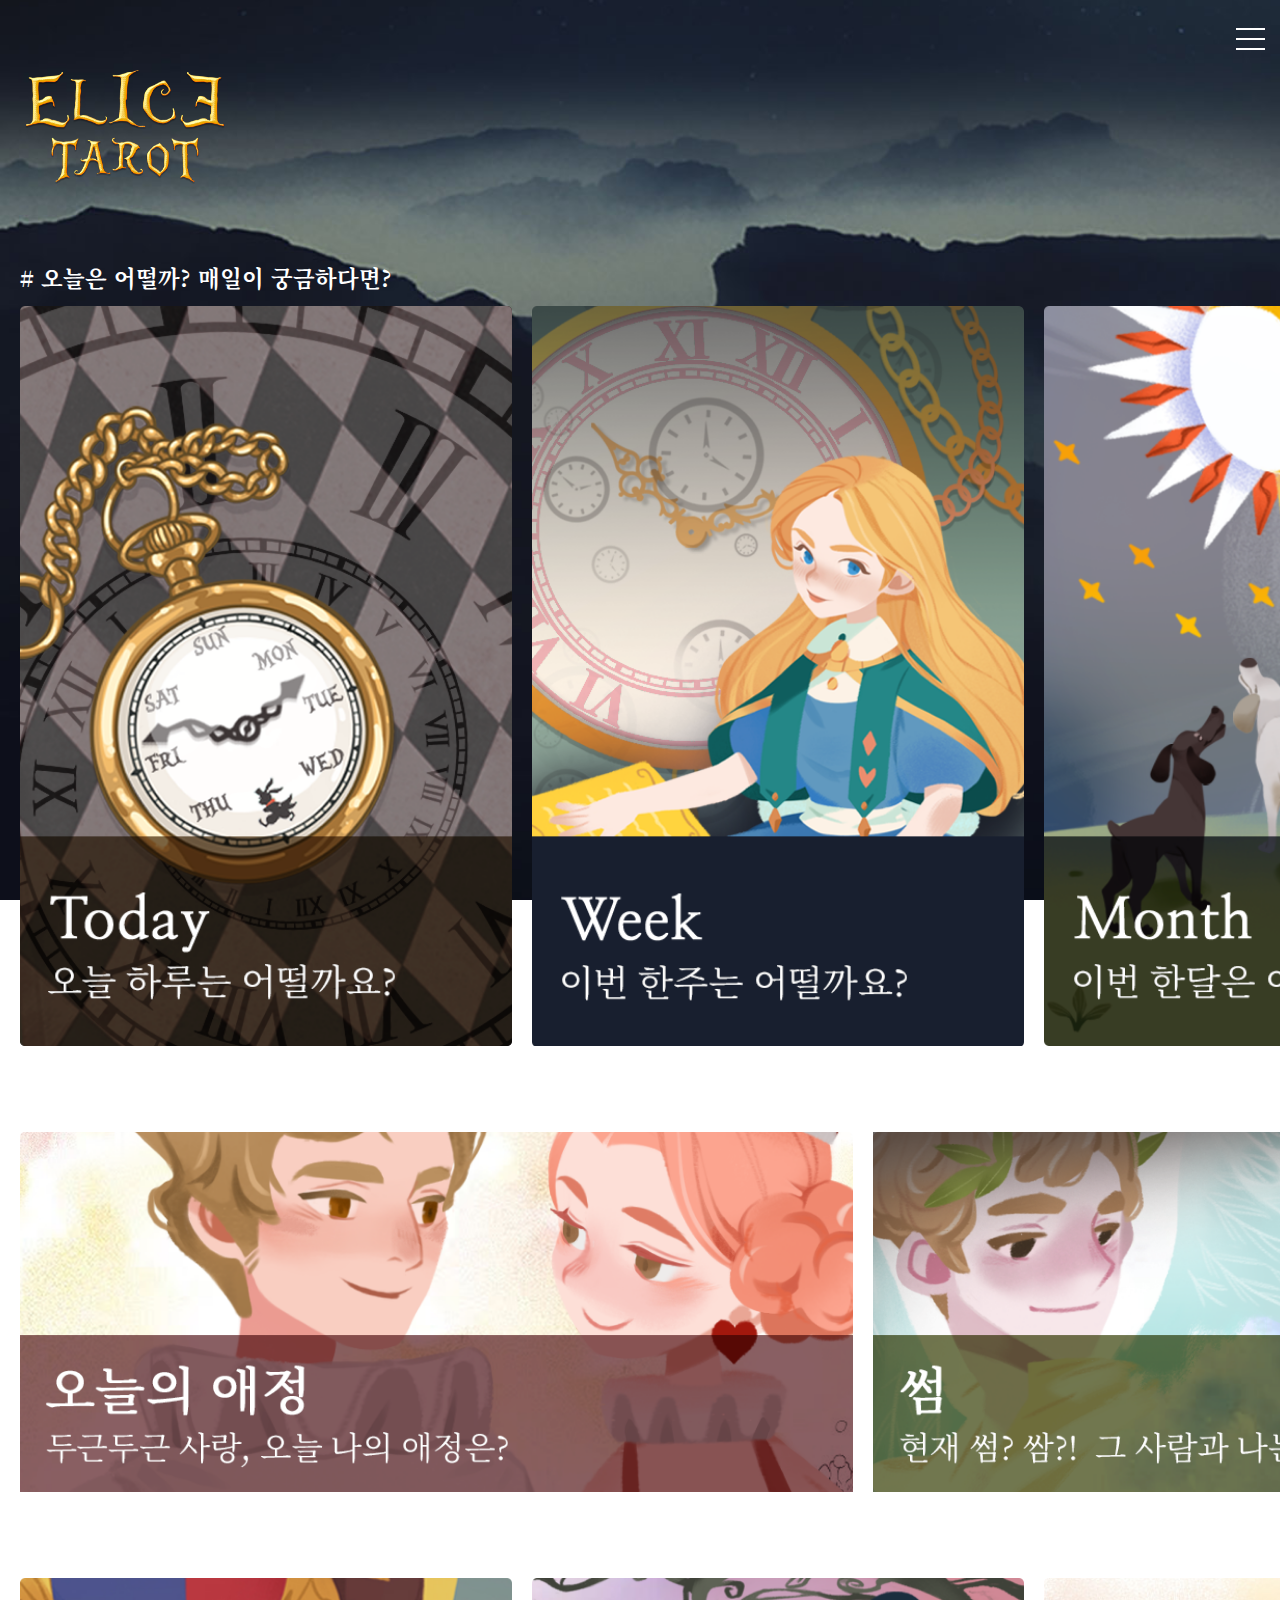
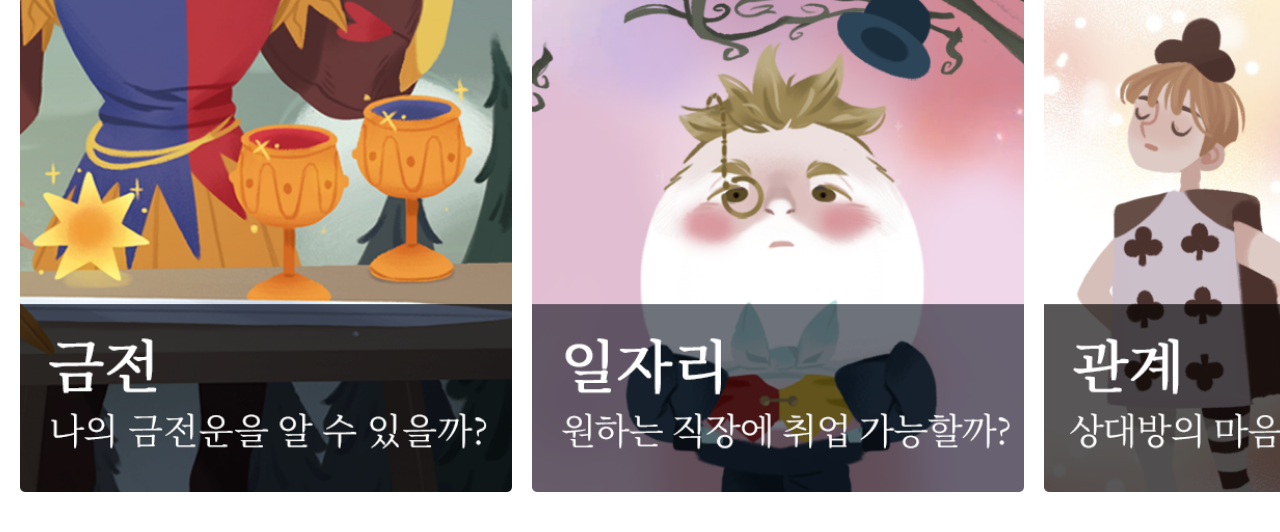
<file: index.html>
<!DOCTYPE html>
<html lang="ko">
	<head>
		<meta charset="UTF-8" />
		<meta http-equiv="X-UA-Compatible" content="IE=edge" />
		<meta
			name="viewport"
			id="viewport"
			content="width=512, user-scalable=no, minimal-ui, target-densitydpi=device-dpi"
		/>
		<link rel="stylesheet" href="./css/swiper-bundle.min.css" />
		<link rel="stylesheet" href="./css/main.min.css" />
		<script defer src="./js/swiper-bundle.min.js"></script>
		<script defer src="./js/main.js"></script>
		<title>앨리스타로 | 메인페이지</title>
	</head>
	<body>
		<header id="header" class="header">
			<div class="navWrap">
				<nav class="nav">
					<ul class="nav_listWrap">
						<li class="nav_listWrap">
							<img
								src="./images/slidemenu_topimg.jpg"
								alt="앨리스타로 이미지"
								class="aliceBanner"
							/>
						</li>
						<!-- <li class="nav_listWrap_list"><a href="#" class="link">앨리스타로 목록</a></li> -->
						<!-- <li class="nav_listWrap_list"><a href="#" class="link">저장타로 결과 목록</a></li> -->
						<li class="nav_listWrap_list btnList">
							BGM<input
								type="button"
								id="bgmBtn"
								class="btn"
								onclick="javascript:bgmToggle();play();"
								value="ON"
							/>
							<audio src="./audio/bgm.ogg" id="audio_play"></audio>
						</li>
						<!-- <li class="nav_listWrap_list btnList dpNone">푸시알림<input type="button" id="pushBtn" class="btn" onclick="pushToggle()" value="ON" /></li> -->
						<li class="nav_listWrap_list">
							<a
								href="http://www.elicetarot.com/terms.html"
								target="_blank"
								class="link"
								>이용약관</a
							>
						</li>
						<li class="nav_listWrap_list">
							<a
								href="http://www.elicetarot.com/terms.html"
								target="_blank"
								class="link"
								>개인정보처리방침</a
							>
						</li>
						<li class="nav_listWrap_list">버전안내 1.0.6</li>
						<!-- <li class="nav_listWrap_list"><a href="#" class="link">회원탈퇴</a></li> -->
					</ul>
					<span class="copy">© 2021 ONOFF-lab. All right reserved.</span>
				</nav>
			</div>
			<div class="navIcon">
				<a href="#nav_open" title="메뉴열기" class="navIcon_lineWrap">
					<span class="line line01"></span>
					<span class="line line02"></span>
					<span class="line line03"></span>
				</a>
			</div>
			<div class="navBg"></div>
			<div class="header_logo">
				<img
					src="./images/main_top_logo.png"
					alt="앨리스타로 로고 이미지"
					class="header_logo_img"
				/>
			</div>
		</header>
		<div id="container" class="container">
			<section class="section main01">
				<h1 class="section_title"># 오늘은 어떨까? 매일이 궁금하다면?</h1>
				<div class="swiper mainTopSlider">
					<div class="swiper-wrapper">
						<div class="swiper-slide mainSlider slide01">
							<a href="./sub/cardSelect.html?id=1" class="taroLink">
								<img
									src="./images/tarotType_01.png"
									alt="오늘 하루는 어떨까요?"
									class="taroImg taro01"
								/>
							</a>
						</div>
						<div class="swiper-slide mainSlider slide02">
							<a href="./sub/cardSelect.html?id=2" class="taroLink">
								<img
									src="./images/tarotType_02.png"
									alt="이번 한주는 어떨까요?"
									class="taroImg taro02"
								/>
							</a>
						</div>
						<div class="swiper-slide mainSlider slide03">
							<a href="./sub/cardSelect.html?id=3" class="taroLink">
								<img
									src="./images/tarotType_03.png"
									alt="이번 한달은 어떨까요?"
									class="taroImg taro03"
								/>
							</a>
						</div>
					</div>
				</div>
			</section>
			<section class="section main02">
				<h1 class="section_title">
					# 두근두근 기대가 되는 삶 # 답답한 일이 있다면
				</h1>
				<div class="swiper mainMidSlider">
					<div class="swiper-wrapper">
						<div class="swiper-slide mainSlider slide04">
							<a href="./sub/cardSelect.html?id=4" class="taroLink">
								<img
									src="./images/tarotType_04.png"
									alt="두근두근 사랑,오늘 나의 애정은?"
									class="taroImg taro04"
								/>
							</a>
						</div>
						<div class="swiper-slide mainSlider slide05">
							<a href="./sub/cardSelect.html?id=5" class="taroLink">
								<img
									src="./images/tarotType_05.png"
									alt="현재 썸?쌈?! 그 사람과 나는 어떤 사이일까?"
									class="taroImg taro05"
								/>
							</a>
						</div>
						<div class="swiper-slide mainSlider slide06">
							<a href="./sub/cardSelect.html?id=6" class="taroLink">
								<img
									src="./images/tarotType_06.png"
									alt="내 애인의 속마음이 궁금하다!그것이 알고 싶다"
									class="taroImg taro06"
								/>
							</a>
						</div>
						<div class="swiper-slide mainSlider slide07">
							<a href="./sub/cardSelect.html?id=7" class="taroLink">
								<img
									src="./images/tarotType_07.png"
									alt="지금은 솔로,다가올 사랑이 온다면 어떤 연애를 할까?"
									class="taroImg taro07"
								/>
							</a>
						</div>
						<div class="swiper-slide mainSlider slide08">
							<a href="./sub/cardSelect.html?id=8" class="taroLink">
								<img
									src="./images/tarotType_08.png"
									alt="미안...우린 여기까지인가봐"
									class="taroImg taro08"
								/>
							</a>
						</div>
					</div>
				</div>
			</section>
			<section class="section main03">
				<h1 class="section_title"># 우리 같이 고민해요 # 앨리스 고민상담소</h1>
				<div class="swiper mainBottomSlider">
					<div class="swiper-wrapper">
						<div class="swiper-slide mainSlider slide09">
							<a href="./sub/cardSelect.html?id=9" class="taroLink">
								<img
									src="./images/tarotType_09.png"
									alt="나의 금전운을 알 수 있을까?"
									class="taroImg taro09"
								/>
							</a>
						</div>
						<div class="swiper-slide mainSlider slide10">
							<a href="./sub/cardSelect.html?id=10" class="taroLink">
								<img
									src="./images/tarotType_010.png"
									alt="원하는 직장에 취업 가능할까?"
									class="taroImg taro10"
								/>
							</a>
						</div>
						<div class="swiper-slide mainSlider slide11">
							<a href="./sub/cardSelect.html?id=11" class="taroLink">
								<img
									src="./images/tarotType_011.png"
									alt="상대방의 마음을 볼 수 있다면?"
									class="taroImg taro11"
								/>
							</a>
						</div>
						<div class="swiper-slide mainSlider slide12">
							<a href="./sub/cardSelect.html?id=12" class="taroLink">
								<img
									src="./images/tarotType_012.png"
									alt="나에게 운명같은 사랑이 올까?"
									class="taroImg taro12"
								/>
							</a>
						</div>
						<div class="swiper-slide mainSlider slide13">
							<a href="./sub/cardSelect.html?id=13" class="taroLink">
								<img
									src="./images/tarotType_013.png"
									alt="우리 헤어져?말아?"
									class="taroImg taro13"
								/>
							</a>
						</div>
						<div class="swiper-slide mainSlider slide14">
							<a href="./sub/cardSelect.html?id=14" class="taroLink">
								<img
									src="./images/tarotType_014.png"
									alt="어떻게 살아가야 하는 것인가?"
									class="taroImg taro14"
								/>
							</a>
						</div>
						<div class="swiper-slide mainSlider slide15">
							<a href="./sub/cardSelect.html?id=15" class="taroLink">
								<img
									src="./images/tarotType_015.png"
									alt="나는 과연 누구인가?"
									class="taroImg taro15"
								/>
							</a>
						</div>
					</div>
				</div>
			</section>
		</div>
	</body>
</html>
</file>
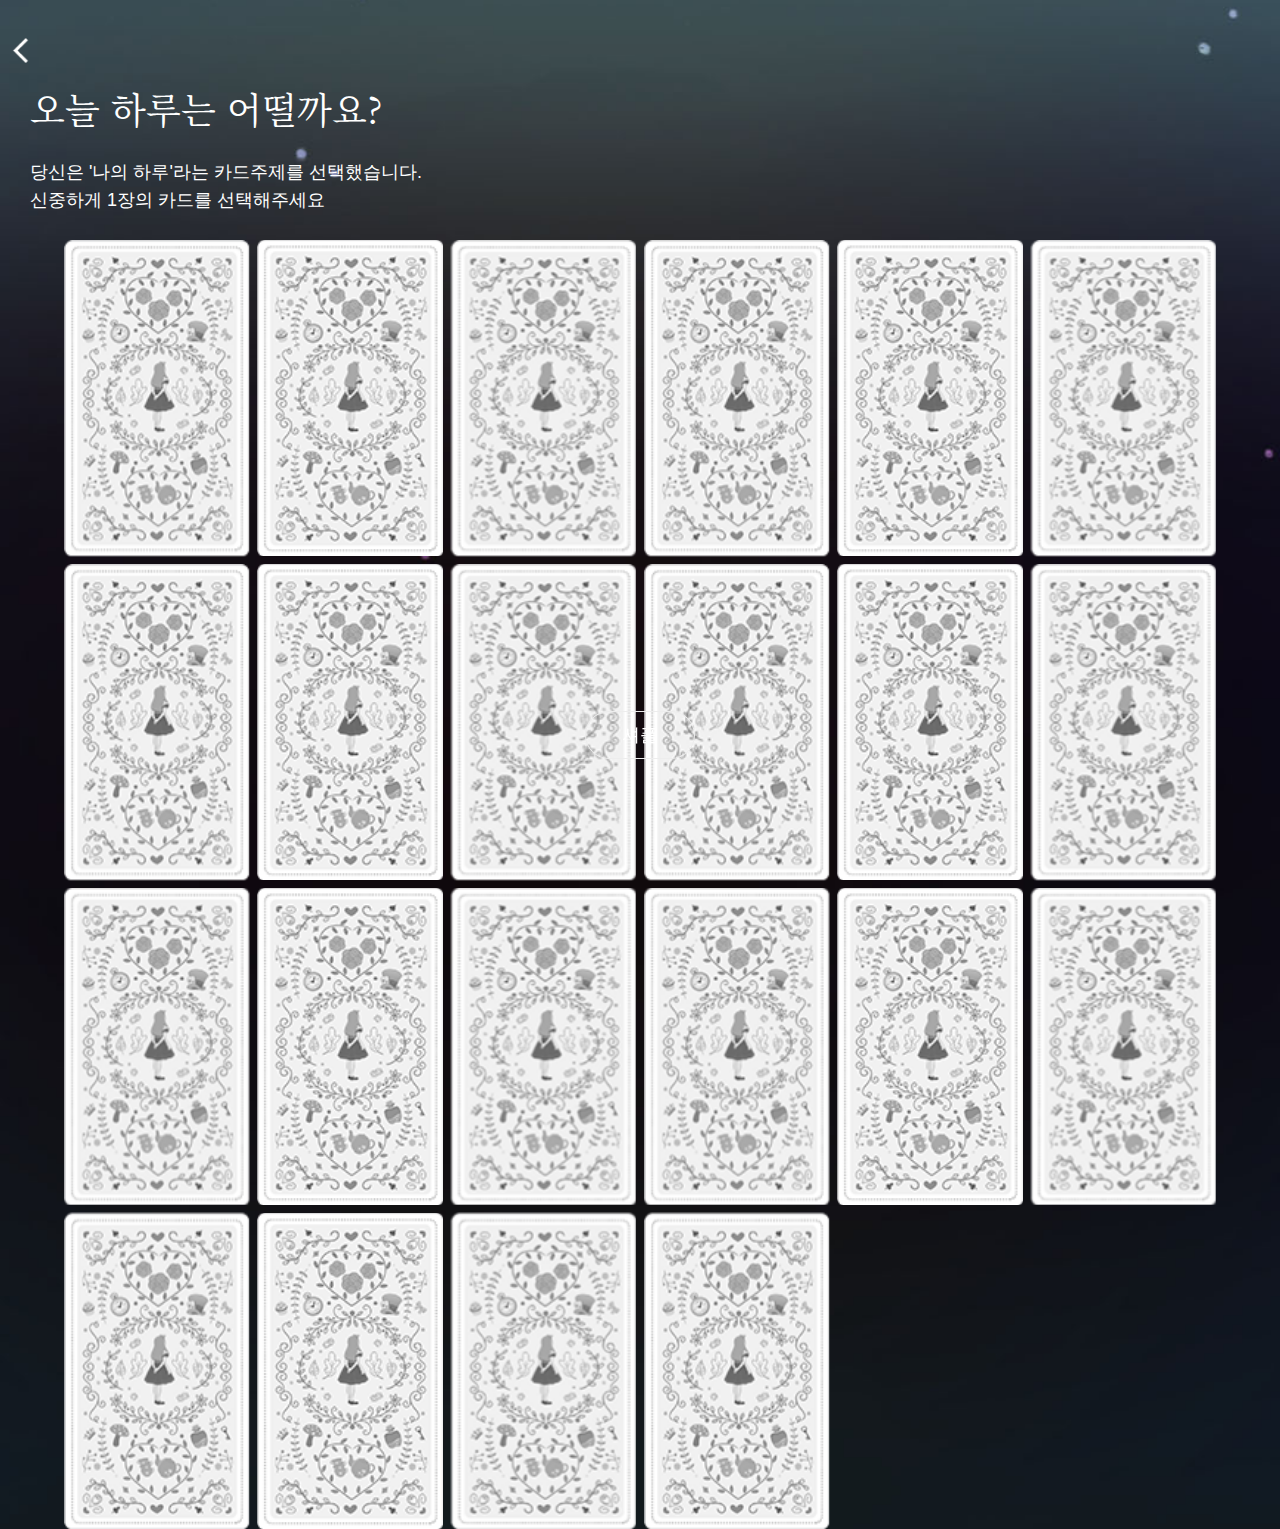
<file: sub/cardSelect.html>
<!DOCTYPE html>
<html lang="ko">
  <head>
    <meta charset="UTF-8" />
    <meta http-equiv="X-UA-Compatible" content="IE=edge" />
    <meta name="viewport" id="viewport" content="width=512, user-scalable=no, minimal-ui, target-densitydpi=device-dpi" />
    <link rel="stylesheet" href="../css/cardSelect.min.css" />
    <script defer src="../js/cardSelect.js"></script>
    <title>앨리스타로 | 오늘하루는 어떨까요?</title>
  </head>
  <body>
    <section id="cardSelect" class="section cardSelect">
      <button class="backBtn" onclick="indexBtn()">
        <img src="../images/back_bu.png" alt="뒤로가기 버튼" class="backBtn_img" />
      </button>
      <div class="textWrap">
        <h1 class="textWrap_title">오늘 하루는 어떨까요?</h1>
        <p class="textWrap_text">당신은 &#39;<span class="spanText">나의 하루</span>&#39;라는 카드주제를 선택했습니다.</p>
        <p class="textWrap_text">신중하게 <span class="spanNum">1장</span>의 카드를 선택해주세요</p>
      </div>
      <div id="cardWrap">
        <div id="boxCard"></div>
        <button type="button" id="button" class="shuffle">셔플</button>
      </div>
    </section>
  </body>
</html>
</file>
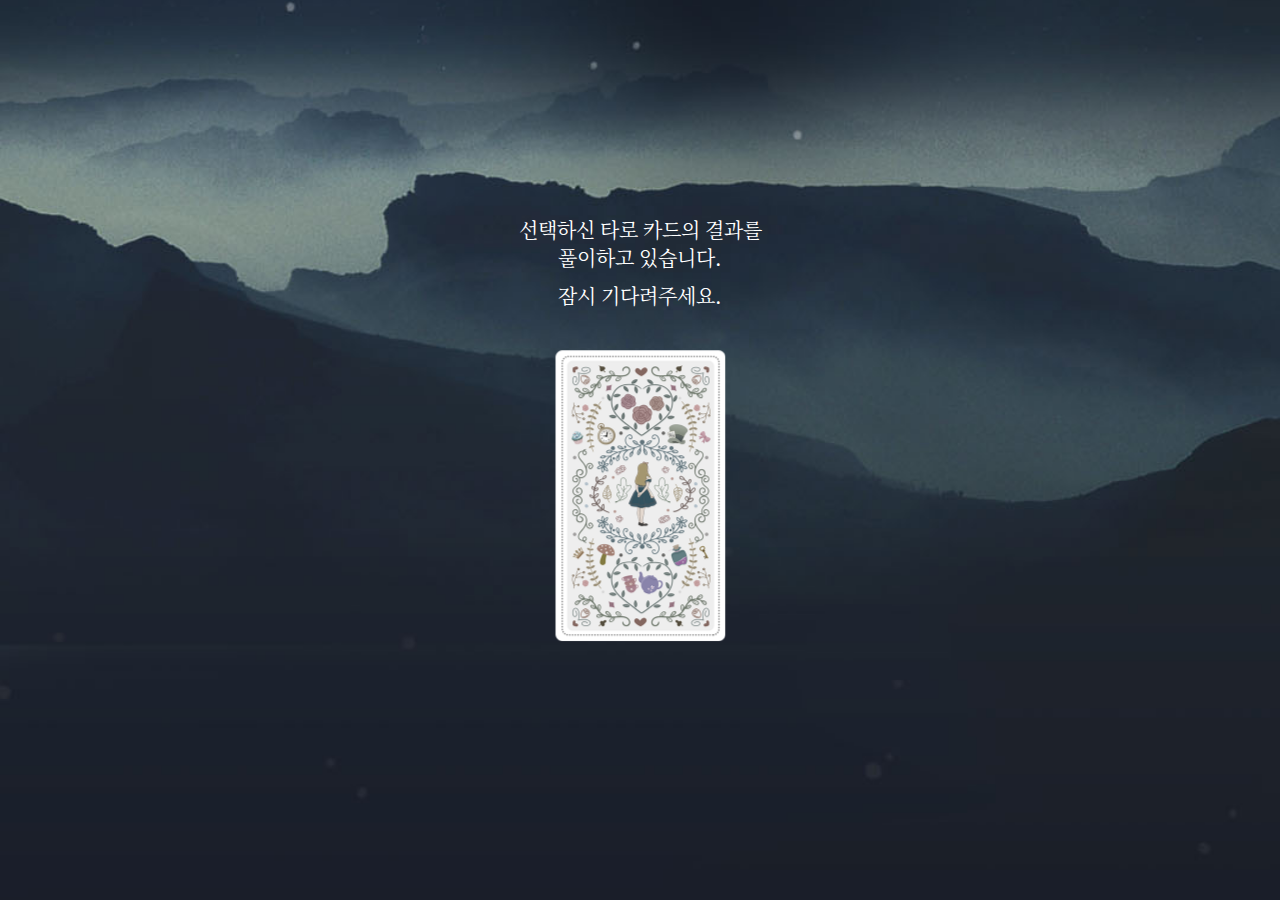
<file: sub/loading.html>
<!DOCTYPE html>
<html lang="en">
  <head>
    <meta charset="UTF-8" />
    <meta http-equiv="X-UA-Compatible" content="IE=edge" />
    <meta name="viewport" id="viewport" content="width=512, user-scalable=no, minimal-ui, target-densitydpi=device-dpi" />
    <link rel="stylesheet" href="../css/loading.min.css" />
    <script language="JavaScript">
      function next() {
        location = 'wait.html';
      }
    </script>
    <title>앨리스타로 | 로딩창</title>
  </head>
  <body onLoad="setTimeout('next()', 3000)">
    <section id="load" class="section load">
      <div class="center">
        <div class="center_textWrap">
          <p class="center_textWrap_text">
            선택하신 타로 카드의 결과를<br />
            풀이하고 있습니다.
          </p>
          <p class="center_textWrap_text">잠시 기다려주세요.</p>
        </div>
        <div class="scene">
          <div class="card">
            <div class="card_front">
              <img src="../images/loading_card_1.png" alt="로딩카드 앞면" class="card_img" />
            </div>
          </div>
        </div>
      </div>
    </section>
  </body>
</html>
</file>
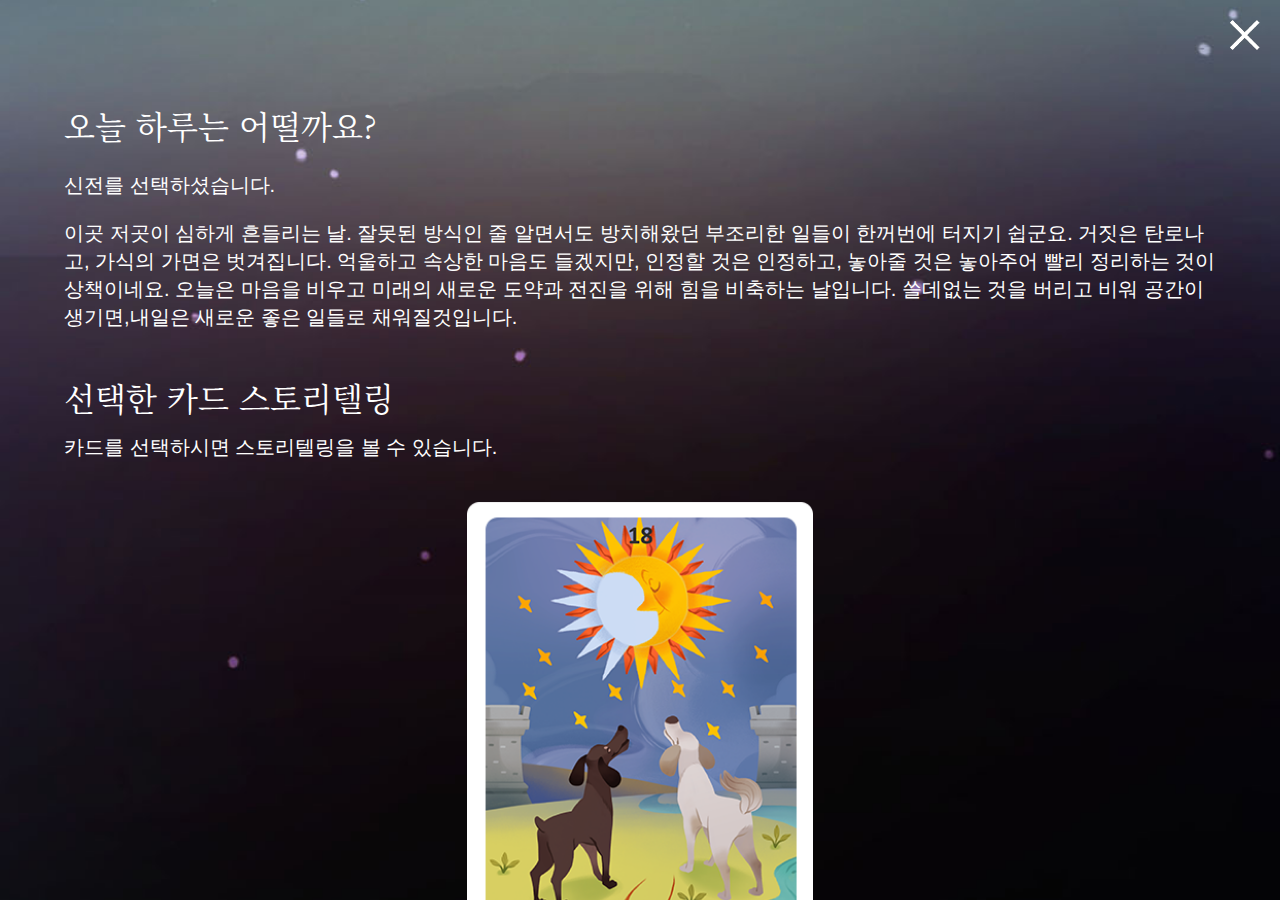
<file: sub/result.html>
<!DOCTYPE html>
<html lang="ko">
  <head>
    <meta charset="UTF-8" />
    <meta http-equiv="X-UA-Compatible" content="IE=edge" />
    <meta name="viewport" id="viewport" content="width=512, user-scalable=no, minimal-ui, target-densitydpi=device-dpi" />
    <link rel="stylesheet" href="../css/result.min.css" />
    <script defer src="../js/wait.js"></script>
    <title>앨리스타로 | 카드결과</title>
  </head>
  <body>
    <section id="result" class="section result">
      <button type="button" class="closeBtn" onclick="indexBtn()">
        <img src="../images/close_bu.png" alt="닫기 버튼" class="closeBtn_img" />
      </button>
      <div class="result_wrap">
        <div class="overflowH">
          <h2 class="title">오늘 하루는 어떨까요?</h2>
          <p class="text">신전를 선택하셨습니다.</p>
          <p class="text mb">
            이곳 저곳이 심하게 흔들리는 날. 잘못된 방식인 줄 알면서도 방치해왔던 부조리한 일들이 한꺼번에 터지기 쉽군요. 거짓은 탄로나고, 가식의 가면은 벗겨집니다. 억울하고 속상한
            마음도 들겠지만, 인정할 것은 인정하고, 놓아줄 것은 놓아주어 빨리 정리하는 것이 상책이네요. 오늘은 마음을 비우고 미래의 새로운 도약과 전진을 위해 힘을 비축하는 날입니다.
            쓸데없는 것을 버리고 비워 공간이 생기면,내일은 새로운 좋은 일들로 채워질것입니다.
          </p>
          <h3 class="subTitle">선택한 카드 스토리텔링</h3>
          <p class="text">카드를 선택하시면 스토리텔링을 볼 수 있습니다.</p>
          <div class="imgWrap">
            <a href="./resultStory.html" class="link"><img src="../images/19.png" alt="결과카드 이미지" class="imgWrap_img" /></a>
            <p class="cardName">정의</p>
          </div>
        </div>
      </div>
    </section>
  </body>
</html>
</file>
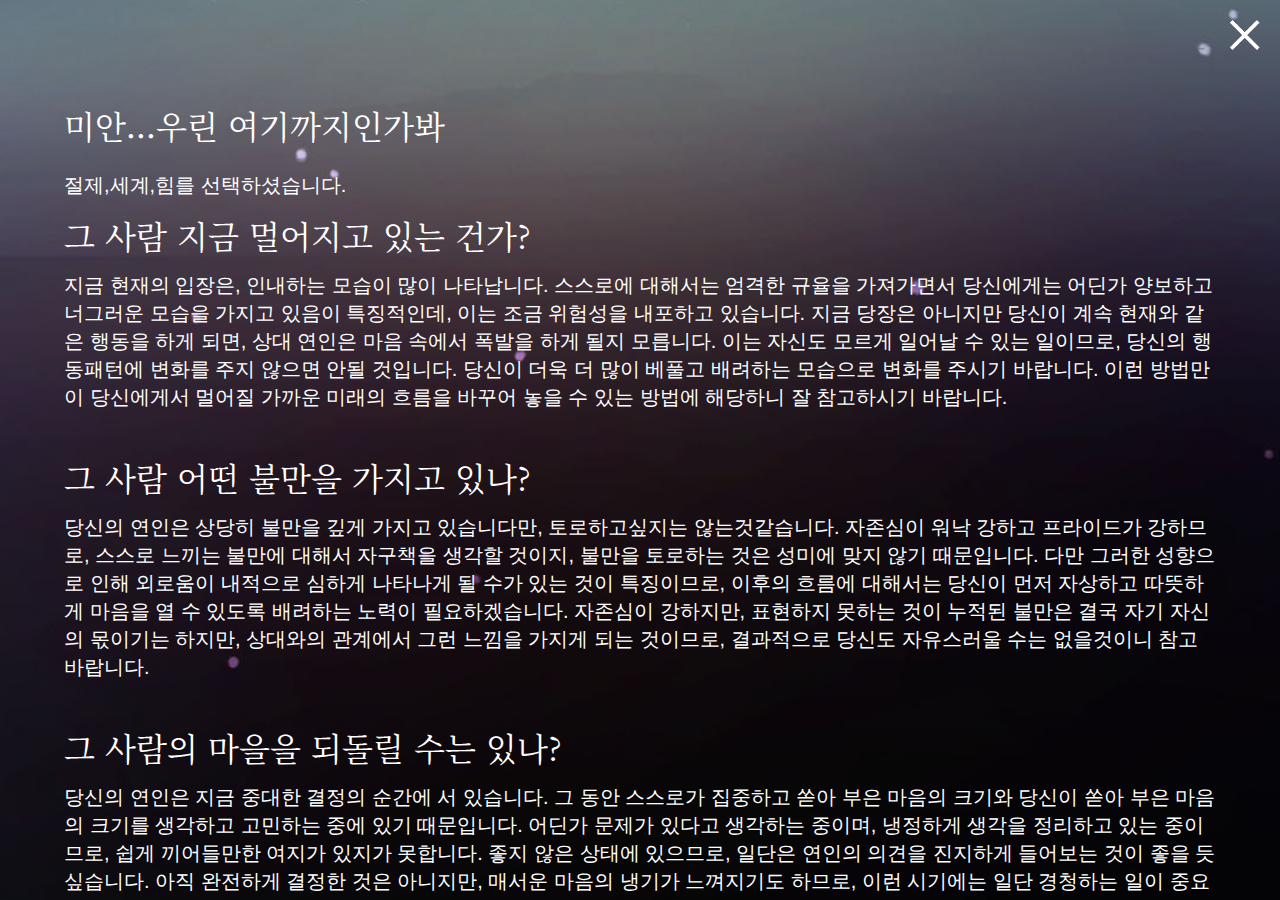
<file: sub/result3.html>
<!DOCTYPE html>
<html lang="ko">
  <head>
    <meta charset="UTF-8" />
    <meta http-equiv="X-UA-Compatible" content="IE=edge" />
    <meta name="viewport" id="viewport" content="width=512, user-scalable=no, minimal-ui, target-densitydpi=device-dpi" />
    <link rel="stylesheet" href="../css/result3.min.css" />
    <script defer src="../js/wait.js"></script>
    <title>앨리스타로 | 카드결과</title>
  </head>
  <body>
    <section id="result" class="section result">
      <button type="button" class="closeBtn" onclick="indexBtn()">
        <img src="../images/close_bu.png" alt="닫기 버튼" class="closeBtn_img" />
      </button>
      <div class="result_wrap">
        <div class="overflowH">
          <h2 class="title">미안...우린 여기까지인가봐</h2>
          <p class="text">절제&#44;세계&#44;힘를 선택하셨습니다.</p>
          <h3 class="subTitle mb20">그 사람 지금 멀어지고 있는 건가?</h3>
          <p class="text mb">
            지금 현재의 입장은, 인내하는 모습이 많이 나타납니다. 스스로에 대해서는 엄격한 규율을 가져가면서 당신에게는 어딘가 양보하고 너그러운 모습을 가지고 있음이 특징적인데,
            이는 조금 위험성을 내포하고 있습니다. 지금 당장은 아니지만 당신이 계속 현재와 같은 행동을 하게 되면, 상대 연인은 마음 속에서 폭발을 하게 될지 모릅니다. 이는 자신도
            모르게 일어날 수 있는 일이므로, 당신의 행동패턴에 변화를 주지 않으면 안될 것입니다. 당신이 더욱 더 많이 베풀고 배려하는 모습으로 변화를 주시기 바랍니다. 이런 방법만이
            당신에게서 멀어질 가까운 미래의 흐름을 바꾸어 놓을 수 있는 방법에 해당하니 잘 참고하시기 바랍니다.
          </p>
          <h3 class="subTitle mb20">그 사람 어떤 불만을 가지고 있나?</h3>
          <p class="text mb">
            당신의 연인은 상당히 불만을 깊게 가지고 있습니다만, 토로하고싶지는 않는것같습니다. 자존심이 워낙 강하고 프라이드가 강하므로, 스스로 느끼는 불만에 대해서 자구책을 생각할
            것이지, 불만을 토로하는 것은 성미에 맞지 않기 때문입니다. 다만 그러한 성향으로 인해 외로움이 내적으로 심하게 나타나게 될 수가 있는 것이 특징이므로, 이후의 흐름에
            대해서는 당신이 먼저 자상하고 따뜻하게 마음을 열 수 있도록 배려하는 노력이 필요하겠습니다. 자존심이 강하지만, 표현하지 못하는 것이 누적된 불만은 결국 자기 자신의
            몫이기는 하지만, 상대와의 관계에서 그런 느낌을 가지게 되는 것이므로, 결과적으로 당신도 자유스러울 수는 없을것이니 참고 바랍니다.
          </p>
          <h3 class="subTitle mb20">그 사람의 마을을 되돌릴 수는 있나?</h3>
          <p class="text mb">
            당신의 연인은 지금 중대한 결정의 순간에 서 있습니다. 그 동안 스스로가 집중하고 쏟아 부은 마음의 크기와 당신이 쏟아 부은 마음의 크기를 생각하고 고민하는 중에 있기
            때문입니다. 어딘가 문제가 있다고 생각하는 중이며, 냉정하게 생각을 정리하고 있는 중이므로, 쉽게 끼어들만한 여지가 있지가 못합니다. 좋지 않은 상태에 있으므로, 일단은
            연인의 의견을 진지하게 들어보는 것이 좋을 듯 싶습니다. 아직 완전하게 결정한 것은 아니지만, 매서운 마음의 냉기가 느껴지기도 하므로, 이런 시기에는 일단 경청하는 일이
            중요하니 참고 바랍니다.
          </p>
          <h3 class="subTitle mb20">선택한 카드 스토리텔링</h3>
          <p class="text">카드를 선택하시면 스토리텔링을 볼 수 있습니다.</p>
          <div class="imgWrap">
            <a href="./resultStory.html" class="link"><img src="../images/19.png" alt="결과카드 이미지" class="imgWrap_img" /></a>
            <a href="./resultStory.html" class="link"><img src="../images/5.png" alt="결과카드 이미지" class="imgWrap_img" /></a>
            <a href="./resultStory.html" class="link"><img src="../images/8.png" alt="결과카드 이미지" class="imgWrap_img" /></a>
          </div>
        </div>
      </div>
    </section>
  </body>
</html>
</file>
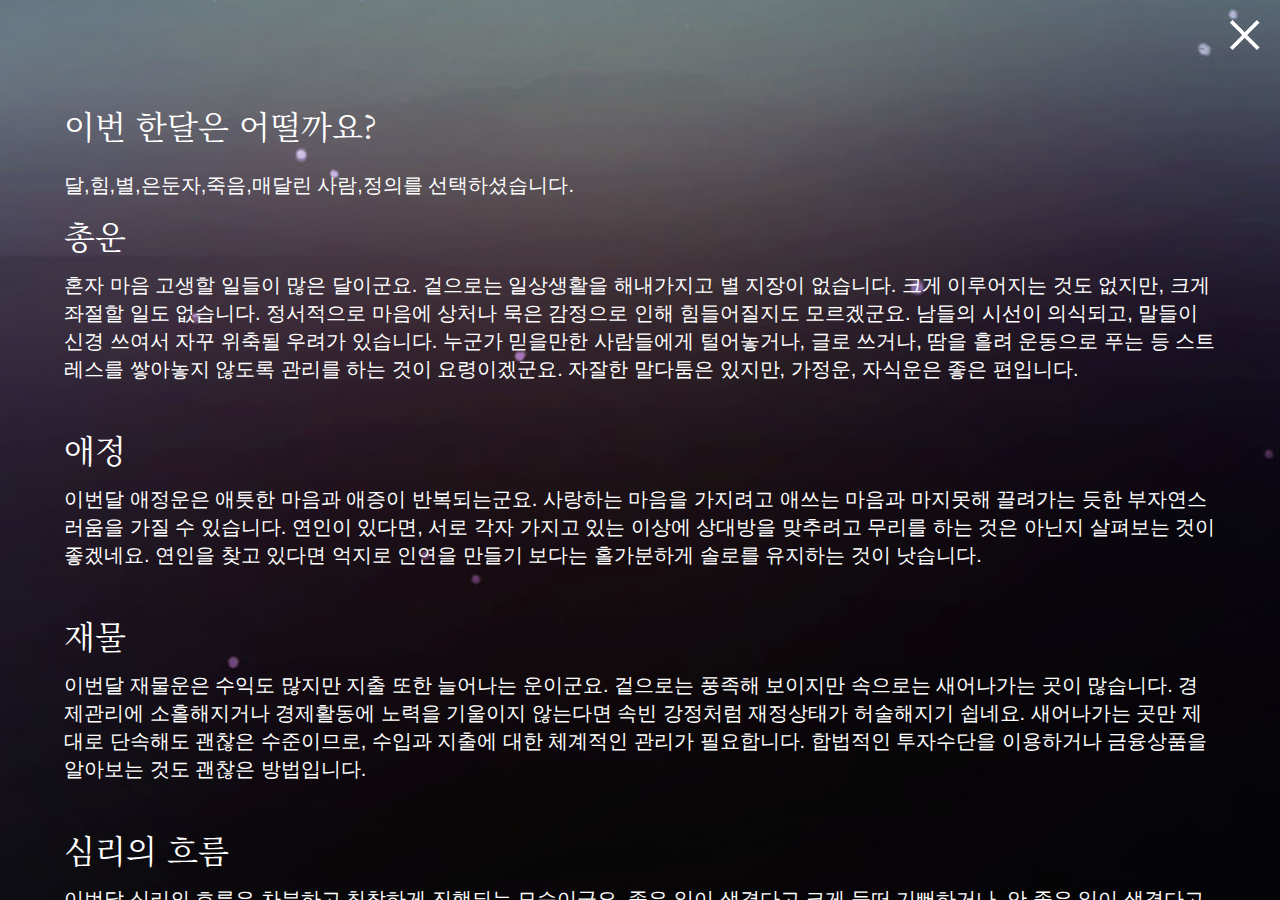
<file: sub/result7.html>
<!DOCTYPE html>
<html lang="ko">
  <head>
    <meta charset="UTF-8" />
    <meta http-equiv="X-UA-Compatible" content="IE=edge" />
    <meta
      name="viewport"
      id="viewport"
      content="width=512, user-scalable=no, minimal-ui, target-densitydpi=device-dpi"
    />
    <link rel="stylesheet" href="../css/result7.min.css" />
    <script defer src="../js/wait.js"></script>
    <title>앨리스타로 | 카드결과7</title>
  </head>
  <body>
    <section id="result" class="section result">
      <button type="button" class="closeBtn" onclick="indexBtn()">
        <img src="../images/close_bu.png" alt="닫기 버튼" class="closeBtn_img" />
      </button>
      <div class="result_wrap">
        <div class="overflowH">
          <h2 class="title">이번 한달은 어떨까요?</h2>
          <p class="text">달&#44;힘&#44;별&#44;은둔자&#44;죽음&#44;매달린 사람&#44;정의를 선택하셨습니다.</p>
          <h3 class="subTitle mb20">총운</h3>
          <p class="text mb">
            혼자 마음 고생할 일들이 많은 달이군요. 겉으로는 일상생활을 해내가지고 별 지장이 없습니다. 크게 이루어지는
            것도 없지만, 크게 좌절할 일도 없습니다. 정서적으로 마음에 상처나 묵은 감정으로 인해 힘들어질지도 모르겠군요.
            남들의 시선이 의식되고, 말들이 신경 쓰여서 자꾸 위축될 우려가 있습니다. 누군가 믿을만한 사람들에게
            털어놓거나, 글로 쓰거나, 땀을 흘려 운동으로 푸는 등 스트레스를 쌓아놓지 않도록 관리를 하는 것이
            요령이겠군요. 자잘한 말다툼은 있지만, 가정운, 자식운은 좋은 편입니다.
          </p>
          <h3 class="subTitle mb20">애정</h3>
          <p class="text mb">
            이번달 애정운은 애틋한 마음과 애증이 반복되는군요. 사랑하는 마음을 가지려고 애쓰는 마음과 마지못해 끌려가는
            듯한 부자연스러움을 가질 수 있습니다. 연인이 있다면, 서로 각자 가지고 있는 이상에 상대방을 맞추려고 무리를
            하는 것은 아닌지 살펴보는 것이 좋겠네요. 연인을 찾고 있다면 억지로 인연을 만들기 보다는 홀가분하게 솔로를
            유지하는 것이 낫습니다.
          </p>
          <h3 class="subTitle mb20">재물</h3>
          <p class="text mb">
            이번달 재물운은 수익도 많지만 지출 또한 늘어나는 운이군요. 겉으로는 풍족해 보이지만 속으로는 새어나가는 곳이
            많습니다. 경제관리에 소홀해지거나 경제활동에 노력을 기울이지 않는다면 속빈 강정처럼 재정상태가 허술해지기
            쉽네요. 새어나가는 곳만 제대로 단속해도 괜찮은 수준이므로, 수입과 지출에 대한 체계적인 관리가 필요합니다.
            합법적인 투자수단을 이용하거나 금융상품을 알아보는 것도 괜찮은 방법입니다.
          </p>
          <h3 class="subTitle mb20">심리의 흐름</h3>
          <p class="text">
            이번달 심리의 흐름은 차분하고 침착하게 진행되는 모습이군요. 좋은 일이 생겼다고 크게 들떠 기뻐하거나, 안 좋은
            일이 생겼다고 풀 죽어 절망하는 일 없이 초연하게 바라보는 듯한 마음입니다. 마치 세상의 거친 흐름에 깎이고
            다듬어져 둥글둥글해진 경험 많은 노인 같은 심정이네요. 미래의 가능성과 의욕에 넘치기보다는, 자신이 지나온
            과거의 시간들을 돌아보며 현재의 모든 시간들을 담담하게 받아들이려 할지 모르겠군요. 한 발 물러서서 남들의
            눈에 띄지 않게 숨어있어 생기를 잃은 것처럼 보이는 시기이지만, 마음의 깊이를 더하고 본질적인 인생의 의미를
            찾아가기에는 의미 있는 달입니다.
          </p>
          <p class="text mb">
            심리상태가 긍정적인 흐름일 때는, 자기 자신에 대해서 객관적이 되는군요. 자기연민에 빠져 자신의 처지를
            불쌍하게 생각한다거나, 자라온 환경을 원망하며 아쉬워하지 않고, 있는 그대로의 자신을 받아들일 수 있습니다.
            산다는 것에 대해 깊은 의미를 찾으려 하고, 순간에 머물기 보다는 전체적인 삶을 관통하는 시각으로 바라보려
            합니다. 심리상태가 부정적인 흐름일때는, 자신감을 일고 남들 앞에 나서기를 두려워할지 모르겠군요. 이제는
            지나가버린 행복한 시간에 마음이 머물러 현재의 과제와 도전들을 똑바로 대면하지 못하고 어디론가 자꾸만 피할
            빌미를 찾으려 할지 모릅니다.
          </p>
          <h3 class="subTitle mb20">학업/직업운</h3>
          <p class="text mb">
            이번달 직업운과 학업운은 미미한 상태이군요. 무엇인가 대단한 성과를 기대하기 보다는 중간정도의 수준에서
            만족해야겠네요. 한 두 번의 시도로 그칠 것이 아니라, 최대한의 노력을 기울여야 하는 운입니다. 목표를 향해
            열심히 가려고 해도 쉽게 나아가지 않거나, 장애물들이 발생하기도 하네요. 계획이나 방법을 바꾸어 다른 방향으로
            나아가는 것도 좋습니다. 조건이 불리하다고 탓하지 말고 그것을 뚫고 가려고 노력한다면 미약한 운을 만회활 수
            있습니다.
          </p>
          <h3 class="subTitle mb20">인간관계</h3>
          <p class="text mb">
            이번달 인간관계운은 잘 지내는 듯이 보이지만, 어딘가 겉도는 듯한 기운이군요. 많은 말을 주고받고 많은 시간을
            함께 지낸다고해도, 가까이 다가갈 수 없다면 잠시 시간을 두고 지켜보는 것이 낫습니다. 희생하고 헌신하며
            양보하는 태도가 바람직한 것이기는 하지만, 주위의 눈치 때문에 마지못해 하는 것이라면 문제가 있는것이겠지요.
            자기 자신을 좀 더 사랑하는 마음이 필요합니다.
          </p>
          <h3 class="subTitle mb20">이동/여행</h3>
          <p class="text mb">
            이번달 이동운과 여행운은 다소 약한 편이어서 많은 움직임을 꺼리는 듯한 기운이군요. 이동운과 여행운에서는
            이사와 이전을 하기에 좋은지 어떤지, 장거리 여행을 가도 괜찮은 운인지를 살펴봅니다. 이번 한해의 이동운과
            여행운은 그리 활발한 수준이 아니군요. 좁은 반경 안에서 이전 또는 이사를 하거나, 단거리의 여행을 다니는 것은
            괜찮은 편입니다. 기존의 질서를 유지하려는 힘이 작용하고, 안정적이고 변화를 거부하는 기운이 강한 편이어서,
            생활반경과 활동범위가 대폭 변경되는 대규모의 이동은 다음 기회로 미루는 것이 낫겠네요. 장거리여행과 이사를
            계획하고 있다면, 모든 조건을 꼼꼼히 따져보고 일의 진행이 오래걸릴 각오를 하는 것이 좋습니다.
          </p>
          <h3 class="subTitle">선택한 카드 스토리텔링</h3>
          <p class="text">카드를 선택하시면 스토리텔링을 볼 수 있습니다.</p>
          <div class="imgWrap">
            <a href="./resultStory.html" class="link"
              ><img src="../images/19.png" alt="결과카드 이미지" class="imgWrap_img"
            /></a>
          </div>
          <div class="imgWrap">
            <a href="./resultStory.html" class="link"
              ><img src="../images/2.png" alt="결과카드 이미지" class="imgWrap_img"
            /></a>
            <a href="./resultStory.html" class="link"
              ><img src="../images/9.png" alt="결과카드 이미지" class="imgWrap_img"
            /></a>
            <a href="./resultStory.html" class="link"
              ><img src="../images/5.png" alt="결과카드 이미지" class="imgWrap_img"
            /></a>
          </div>
          <div class="imgWrap">
            <a href="./resultStory.html" class="link"
              ><img src="../images/7.png" alt="결과카드 이미지" class="imgWrap_img"
            /></a>
            <a href="./resultStory.html" class="link"
              ><img src="../images/3.png" alt="결과카드 이미지" class="imgWrap_img"
            /></a>
            <a href="./resultStory.html" class="link"
              ><img src="../images/8.png" alt="결과카드 이미지" class="imgWrap_img"
            /></a>
          </div>
        </div>
      </div>
    </section>
  </body>
</html>
</file>
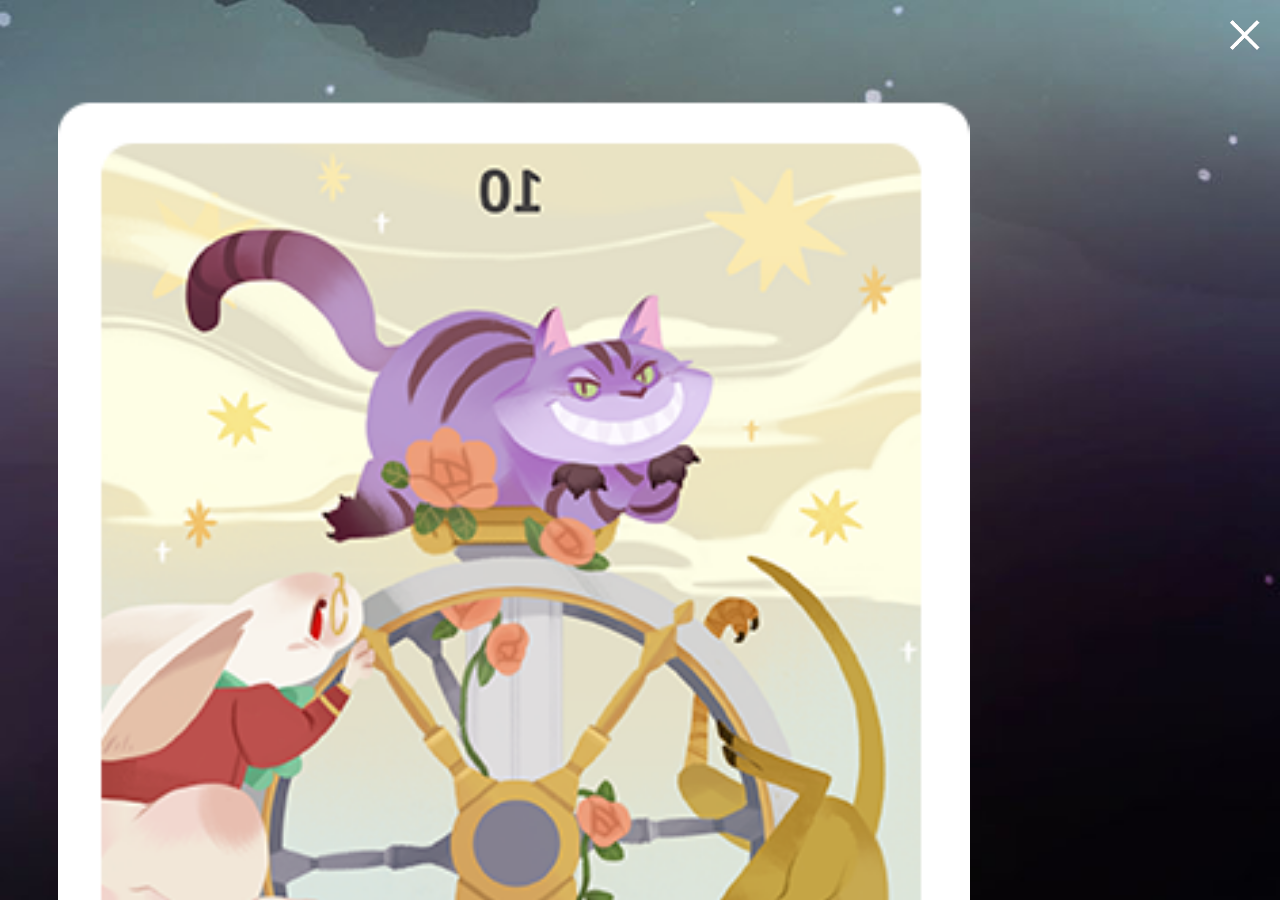
<file: sub/resultStory.html>
<!DOCTYPE html>
<html lang="ko">
  <head>
    <meta charset="UTF-8" />
    <meta http-equiv="X-UA-Compatible" content="IE=edge" />
    <meta name="viewport" id="viewport" content="width=512, user-scalable=no, minimal-ui, target-densitydpi=device-dpi" />
    <link rel="stylesheet" href="../css/resultStory.min.css" />
    <script defer src="../js/wait.js"></script>
    <title>앨리스타로 | 카드결과 스토리</title>
  </head>
  <body>
    <section id="section" class="section viewResult">
      <button type="button" class="closeBtn" onclick="indexBtn()">
        <img src="../images/close_bu.png" alt="닫기 버튼" class="closeBtn_img" />
      </button>
      <div class="viewResult_box">
        <img src="../images/11.png" alt="결과 카드 이미지" class="resultImg" />
        <div class="conWrap">
          <h2 class="conWrap_title">&#39;연인&#39;스토리</h2>
          <p class="conWrap_text">
            연인카드는 점성학에서 목성, 수성과 연결됩니다. 어렵고 추상적인 개념의 세계를 보다 명확하고 재미있게 현실화시키는 능력과 재기 발랄한 언변, 문학적인 재능, 무한한 호기심을
            의미합니다. 7이 완성이라면 6은 미완성의 숫자입니다. 이 카드는 완성을 향항 여정에서 선택의 기로에 서 있는 인간을 상지합니다. 결합하고 싶은 욕망과 혼란의 위험 중 어느것도
            완전하지 않습니다. 연인의 갈 길은 아직도 많이 남아있습니다. 연인은 항상 보이지 않는 갈등을 합니다. 이 카드는 미완성의 불완전함을 암시하며 육감에 따르라고 하지만, 선택에
            따라 고통을 감내해야 합니다. 혼자였을때는 불완전하지만 둘이되면 완전한것임을 나타내기도 합니다.
          </p>
        </div>
        <div class="conWrap">
          <h2 class="conWrap_title">&#39;연인&#39;카드 정의</h2>
          <p class="conWrap_text">
            불완전한 존재가 완전한 하나가 되기 위해 끊임없이 노력한다. 인연이 있어 가능하다. 운명적 만남을 기대하지만 기대대로 되지 않는 것이 인연이다. 남녀간의 인연만이 아닌
            동성간의 인연도 인연이다. 결합이 중요하나 욕심일 수 있다. 불가능한 완성을 꿈꾼다.
          </p>
        </div>
        <div class="conWrap">
          <h2 class="conWrap_title">&#39;연인&#39;카드 키워드</h2>
          <p class="conWrap_text">현실,결합,갈등,욕망,미완성</p>
        </div>
      </div>
    </section>
  </body>
</html>
</file>
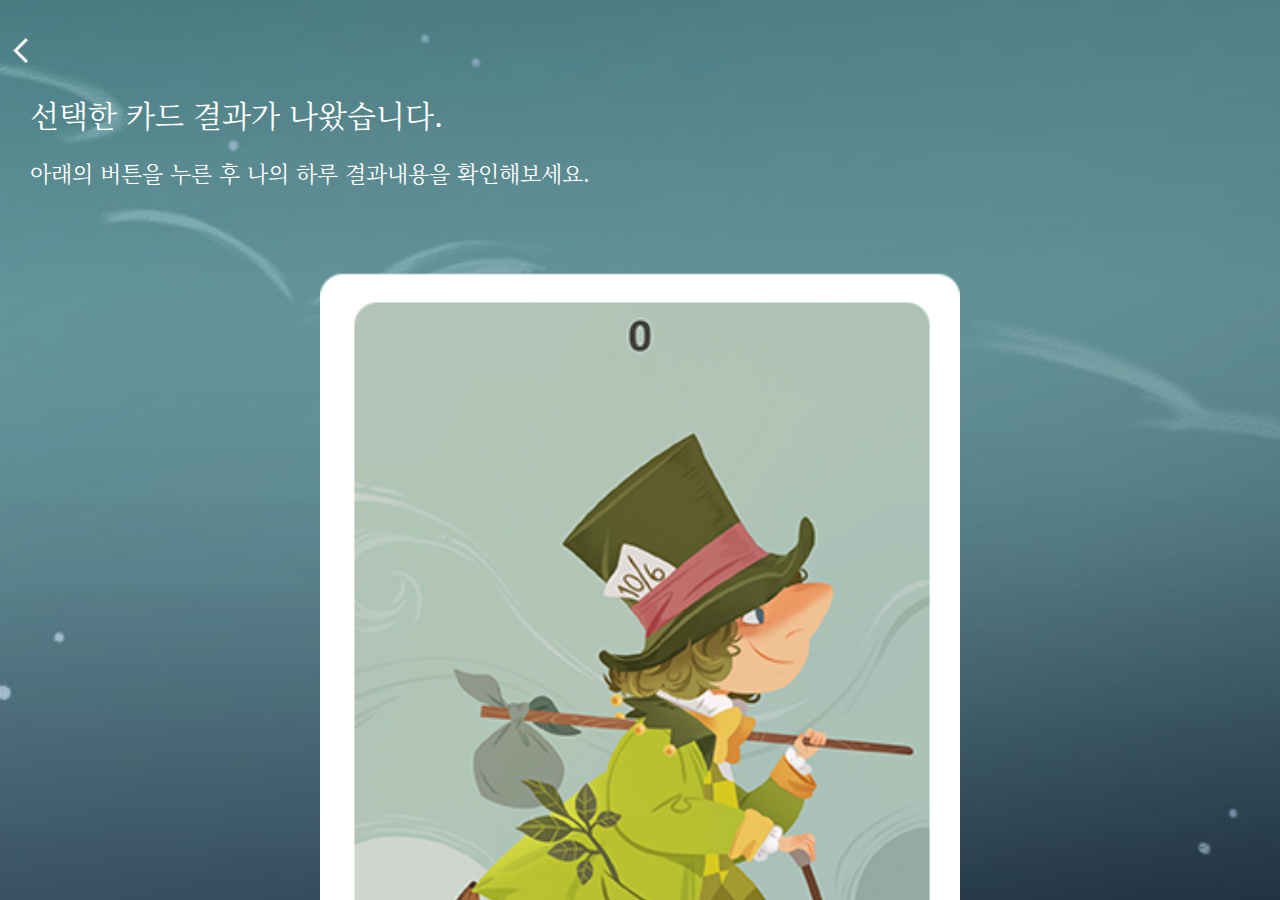
<file: sub/wait.html>
<!DOCTYPE html>
<html lang="ko">
  <head>
    <meta charset="UTF-8" />
    <meta http-equiv="X-UA-Compatible" content="IE=edge" />
    <meta name="viewport" id="viewport" content="width=512, user-scalable=no, minimal-ui, target-densitydpi=device-dpi" />
    <link rel="stylesheet" href="../css/wait.min.css" />
    <script defer src="../js/wait.js"></script>
    <title>앨리스타로 | 결과대기창</title>
  </head>
  <body>
    <section id="wait" class="section wait">
      <button class="backBtn" onclick="indexBtn()">
        <img src="../images/back_bu.png" alt="뒤로가기 버튼" class="backBtn_img" />
      </button>
      <div class="textWrap">
        <h2 class="textWrap_title">선택한 카드 결과가 나왔습니다.</h2>
        <p class="textWrap_subTitle">아래의 버튼을 누른 후 <span>나의 하루</span> 결과내용을 확인해보세요.</p>
      </div>
      <div class="fixedCon">
        <div class="fixedCon_center hidden-scroll">
          <div class="resultCard">
            <img src="../images/1.png" alt="내가 뽑은 카드 결과" class="resultCard_img front" />
          </div>
          <button type="button" class="viewBtn" onclick="resultPage()">타로결과보기</button>
        </div>
      </div>
    </section>
  </body>
</html>
</file>
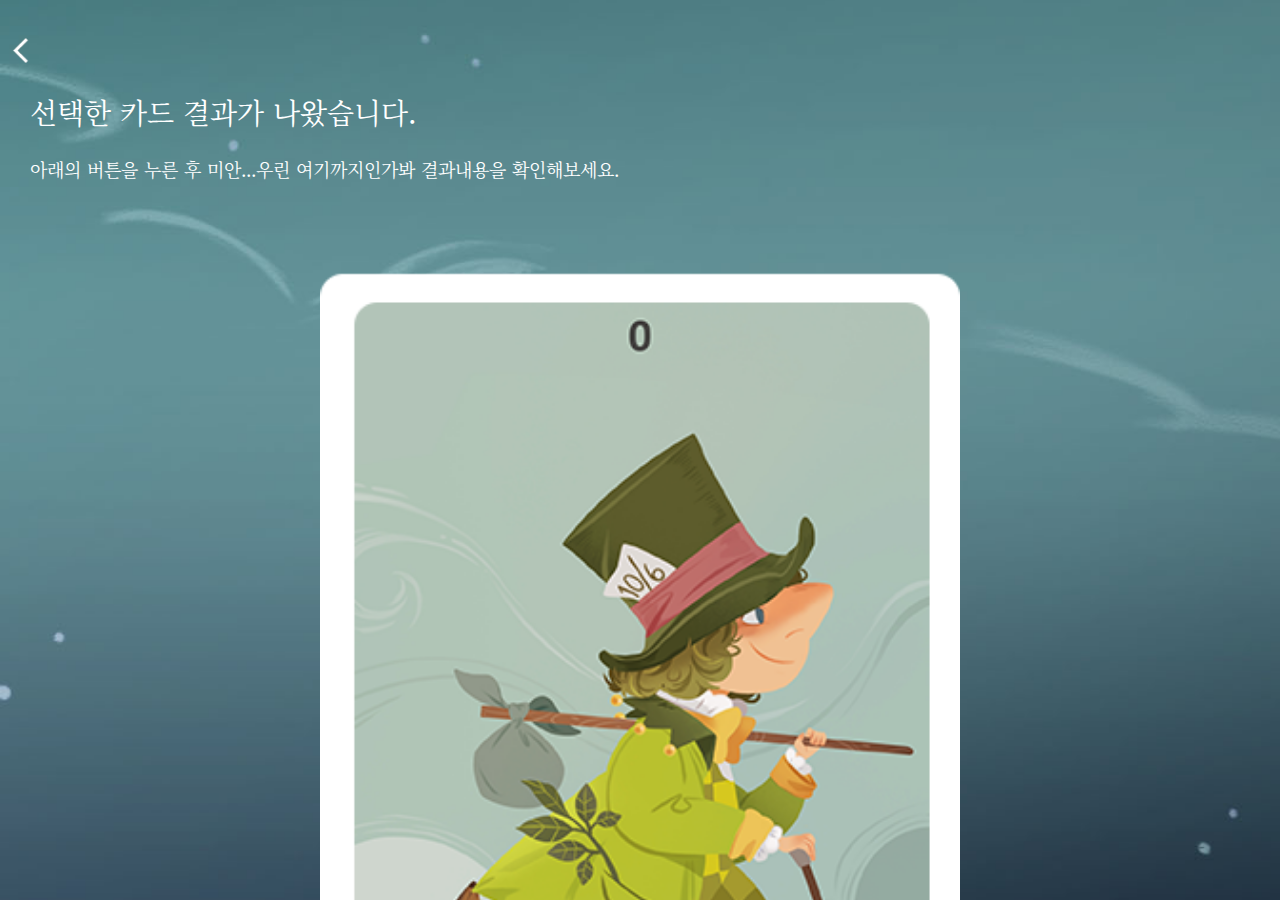
<file: sub/wait3.html>
<!DOCTYPE html>
<html lang="ko">
  <head>
    <meta charset="UTF-8" />
    <meta http-equiv="X-UA-Compatible" content="IE=edge" />
    <meta name="viewport" id="viewport" content="width=512, user-scalable=no, minimal-ui, target-densitydpi=device-dpi" />
    <link rel="stylesheet" href="../css/wait3.min.css" />
    <script defer src="../js/wait.js"></script>
    <title>앨리스타로 | 결과대기창</title>
  </head>
  <body>
    <section id="wait" class="section wait3">
      <button class="backBtn" onclick="indexBtn()">
        <img src="../images/back_bu.png" alt="뒤로가기 버튼" class="backBtn_img" />
      </button>
      <div class="textWrap">
        <h2 class="textWrap_title">선택한 카드 결과가 나왔습니다.</h2>
        <p class="textWrap_subTitle">아래의 버튼을 누른 후 <span>미안...우린 여기까지인가봐</span> 결과내용을 확인해보세요.</p>
      </div>
      <div class="fixedCon">
        <div class="fixedCon_center hidden-scroll">
          <div class="resultCard">
            <img src="../images/1.png" alt="내가 뽑은 카드 결과" class="resultCard_img taro01" />
            <img src="../images/2.png" alt="내가 뽑은 카드 결과" class="resultCard_img taro02" />
            <img src="../images/3.png" alt="내가 뽑은 카드 결과" class="resultCard_img taro03" />
          </div>
          <button type="button" class="viewBtn" onclick="resultPage3()">타로결과보기</button>
        </div>
      </div>
    </section>
  </body>
</html>
</file>
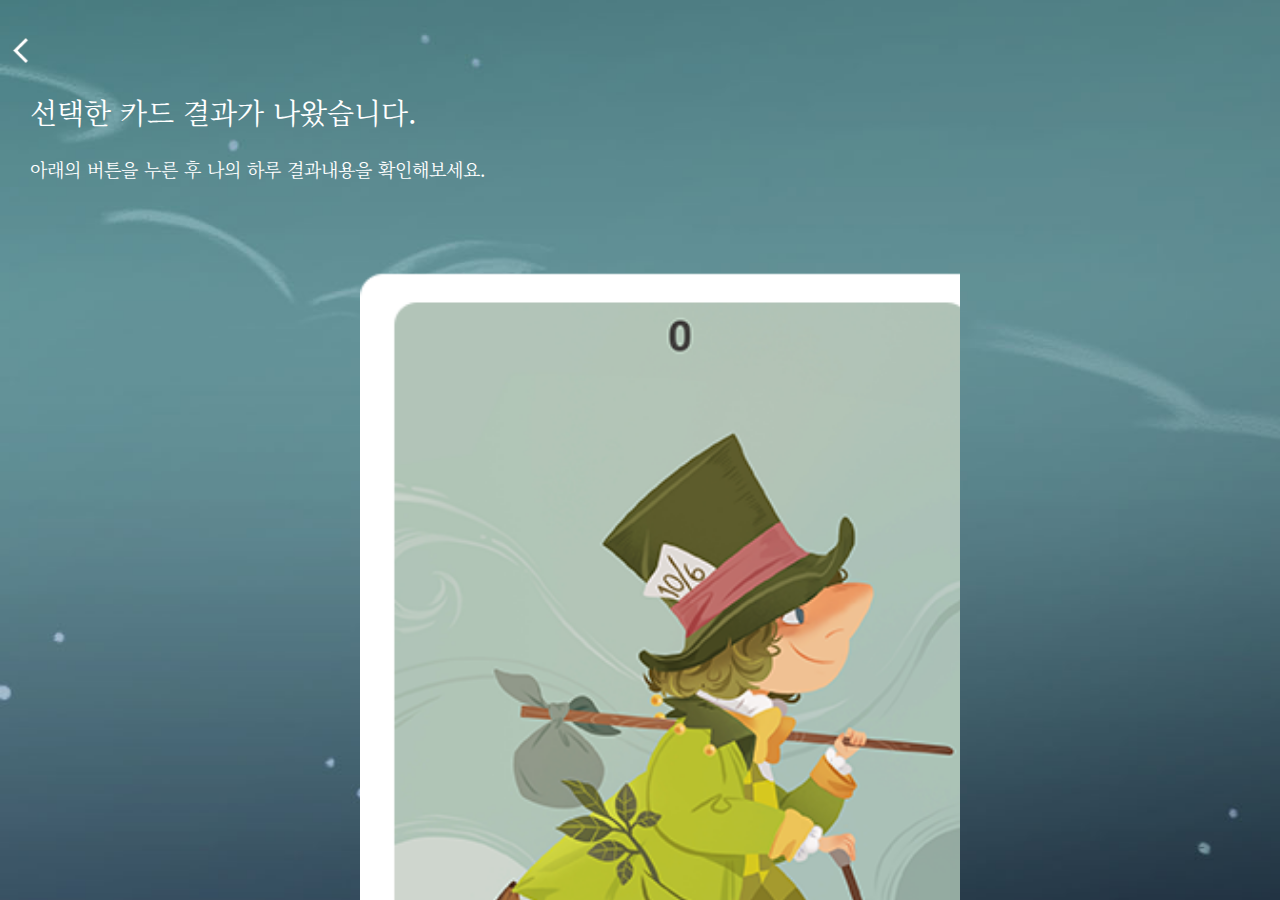
<file: sub/wait7.html>
<!DOCTYPE html>
<html lang="ko">
  <head>
    <meta charset="UTF-8" />
    <meta http-equiv="X-UA-Compatible" content="IE=edge" />
    <meta name="viewport" id="viewport" content="width=512, user-scalable=no, minimal-ui, target-densitydpi=device-dpi" />
    <link rel="stylesheet" href="../css/wait7.min.css" />
    <script defer src="../js/wait.js"></script>
    <title>앨리스타로 | 결과대기창</title>
  </head>
  <body>
    <section id="wait" class="section wait">
      <button class="backBtn" onclick="indexBtn()">
        <img src="../images/back_bu.png" alt="뒤로가기 버튼" class="backBtn_img" />
      </button>
      <div class="textWrap">
        <h2 class="textWrap_title">선택한 카드 결과가 나왔습니다.</h2>
        <p class="textWrap_subTitle">아래의 버튼을 누른 후 <span>나의 하루</span> 결과내용을 확인해보세요.</p>
      </div>
      <div class="fixedCon">
        <div class="fixedCon_center hidden-scroll">
          <div class="resultCard">
            <img src="../images/1.png" alt="내가 뽑은 카드 결과" class="resultCard_img taro01" />
            <img src="../images/2.png" alt="내가 뽑은 카드 결과" class="resultCard_img taro02" />
            <img src="../images/3.png" alt="내가 뽑은 카드 결과" class="resultCard_img taro03" />
            <img src="../images/4.png" alt="내가 뽑은 카드 결과" class="resultCard_img taro04" />
            <img src="../images/5.png" alt="내가 뽑은 카드 결과" class="resultCard_img taro05" />
            <img src="../images/6.png" alt="내가 뽑은 카드 결과" class="resultCard_img taro06" />
            <img src="../images/7.png" alt="내가 뽑은 카드 결과" class="resultCard_img taro07" />
          </div>
          <button type="button" class="viewBtn" onclick="resultPage7()">타로결과보기</button>
        </div>
      </div>
    </section>
  </body>
</html>
</file>
<file: css/main.min.css>
@font-face{font-family:"Noto Serif KR";font-style:normal;font-weight:300;src:url("../font/noto-serif-kr-v17-latin_korean-300.eot");src:local(""),url("../font/noto-serif-kr-v17-latin_korean-300.eot?#iefix") format("embedded-opentype"),url("../font/noto-serif-kr-v17-latin_korean-300.woff2") format("woff2"),url("../font/noto-serif-kr-v17-latin_korean-300.woff") format("woff"),url("../font/noto-serif-kr-v17-latin_korean-300.ttf") format("truetype"),url("../font/noto-serif-kr-v17-latin_korean-300.svg#NotoSerifKR") format("svg")}@font-face{font-family:"Noto Serif KR";font-style:normal;font-weight:400;src:url("../font/noto-serif-kr-v17-latin_korean-regular.eot");src:local(""),url("../font/noto-serif-kr-v17-latin_korean-regular.eot?#iefix") format("embedded-opentype"),url("../font/noto-serif-kr-v17-latin_korean-regular.woff2") format("woff2"),url("../font/noto-serif-kr-v17-latin_korean-regular.woff") format("woff"),url("../font/noto-serif-kr-v17-latin_korean-regular.ttf") format("truetype"),url("../font/noto-serif-kr-v17-latin_korean-regular.svg#NotoSerifKR") format("svg")}@font-face{font-family:"Noto Serif KR";font-style:normal;font-weight:500;src:url("../font/noto-serif-kr-v17-latin_korean-500.eot");src:local(""),url("../font/noto-serif-kr-v17-latin_korean-500.eot?#iefix") format("embedded-opentype"),url("../font/noto-serif-kr-v17-latin_korean-500.woff2") format("woff2"),url("../font/noto-serif-kr-v17-latin_korean-500.woff") format("woff"),url("../font/noto-serif-kr-v17-latin_korean-500.ttf") format("truetype"),url("../font/noto-serif-kr-v17-latin_korean-500.svg#NotoSerifKR") format("svg")}@font-face{font-family:"Noto Serif KR";font-style:normal;font-weight:700;src:url("../font/noto-serif-kr-v17-latin_korean-700.eot");src:local(""),url("../font/noto-serif-kr-v17-latin_korean-700.eot?#iefix") format("embedded-opentype"),url("../font/noto-serif-kr-v17-latin_korean-700.woff2") format("woff2"),url("../font/noto-serif-kr-v17-latin_korean-700.woff") format("woff"),url("../font/noto-serif-kr-v17-latin_korean-700.ttf") format("truetype"),url("../font/noto-serif-kr-v17-latin_korean-700.svg#NotoSerifKR") format("svg")}@font-face{font-family:"Noto Serif KR";font-style:normal;font-weight:600;src:url("../font/noto-serif-kr-v17-latin_korean-600.eot");src:local(""),url("../font/noto-serif-kr-v17-latin_korean-600.eot?#iefix") format("embedded-opentype"),url("../font/noto-serif-kr-v17-latin_korean-600.woff2") format("woff2"),url("../font/noto-serif-kr-v17-latin_korean-600.woff") format("woff"),url("../font/noto-serif-kr-v17-latin_korean-600.ttf") format("truetype"),url("../font/noto-serif-kr-v17-latin_korean-600.svg#NotoSerifKR") format("svg")}@font-face{font-family:"Noto Sans KR";font-style:normal;font-weight:300;src:url("../font/noto-sans-kr-v25-latin_korean-300.eot");src:local(""),url("../font/noto-sans-kr-v25-latin_korean-300.eot?#iefix") format("embedded-opentype"),url("../font/noto-sans-kr-v25-latin_korean-300.woff2") format("woff2"),url("../font/noto-sans-kr-v25-latin_korean-300.woff") format("woff"),url("../font/noto-sans-kr-v25-latin_korean-300.ttf") format("truetype"),url("../font/noto-sans-kr-v25-latin_korean-300.svg#NotoSansKR") format("svg")}@font-face{font-family:"Noto Sans KR";font-style:normal;font-weight:400;src:url("../font/noto-sans-kr-v25-latin_korean-regular.eot");src:local(""),url("../font/noto-sans-kr-v25-latin_korean-regular.eot?#iefix") format("embedded-opentype"),url("../font/noto-sans-kr-v25-latin_korean-regular.woff2") format("woff2"),url("../font/noto-sans-kr-v25-latin_korean-regular.woff") format("woff"),url("../font/noto-sans-kr-v25-latin_korean-regular.ttf") format("truetype"),url("../font/noto-sans-kr-v25-latin_korean-regular.svg#NotoSansKR") format("svg")}@font-face{font-family:"Noto Sans KR";font-style:normal;font-weight:700;src:url("../font/noto-sans-kr-v25-latin_korean-700.eot");src:local(""),url("../font/noto-sans-kr-v25-latin_korean-700.eot?#iefix") format("embedded-opentype"),url("../font/noto-sans-kr-v25-latin_korean-700.woff2") format("woff2"),url("../font/noto-sans-kr-v25-latin_korean-700.woff") format("woff"),url("../font/noto-sans-kr-v25-latin_korean-700.ttf") format("truetype"),url("../font/noto-sans-kr-v25-latin_korean-700.svg#NotoSansKR") format("svg")}@font-face{font-family:"Noto Sans KR";font-style:normal;font-weight:500;src:url("../font/noto-sans-kr-v25-latin_korean-500.eot");src:local(""),url("../font/noto-sans-kr-v25-latin_korean-500.eot?#iefix") format("embedded-opentype"),url("../font/noto-sans-kr-v25-latin_korean-500.woff2") format("woff2"),url("../font/noto-sans-kr-v25-latin_korean-500.woff") format("woff"),url("../font/noto-sans-kr-v25-latin_korean-500.ttf") format("truetype"),url("../font/noto-sans-kr-v25-latin_korean-500.svg#NotoSansKR") format("svg")}body{font:16px/1.6 "Noto Serif KR",Malgun Gothic,"맑은 고딕",sans-serif;color:#fff}*{margin:0;padding:0;-webkit-box-sizing:border-box;box-sizing:border-box}*::before,*::after{-webkit-box-sizing:border-box;box-sizing:border-box}input,textarea,select{border-radius:0}fieldset{border:none}legend,caption{position:absolute;left:-9999px}button{background:rgba(0,0,0,0);border:none}table{border-collapse:collapse}li{list-style:none}img{vertical-align:middle;border:none}img,video{max-width:100%}h1,h2,h3,h4,h5,h6{font-size:100%}address,em,i{font-style:normal}a{text-decoration:none}.sr-only{position:absolute;white-space:nowrap;width:1px;height:1px;overflow:hidden;border:0;padding:0;clip:rect(0, 0, 0, 0);-webkit-clip-path:inset(50%);clip-path:inset(50%);margin:-1px !important}.hidden-scroll{-ms-overflow-style:none;scrollbar-width:none}.hidden-scroll::-webkit-scrollbar{display:none}body{background:url("../images/main_top_bg.jpg") no-repeat 60% 100%;background-size:cover;background-attachment:fixed;overflow-x:hidden}#header .navWrap{position:fixed;top:0;right:0;display:-webkit-box;display:-ms-flexbox;display:flex;-webkit-box-orient:vertical;-webkit-box-direction:normal;-ms-flex-direction:column;flex-direction:column;-webkit-box-pack:end;-ms-flex-pack:end;justify-content:flex-end;-webkit-transform:translateX(0px);transform:translateX(0px)}#header .navWrap.fade-in{-webkit-transform:translateX(250px);transform:translateX(250px)}#header .navWrap .nav{display:-webkit-box;display:-ms-flexbox;display:flex;-webkit-box-orient:vertical;-webkit-box-direction:normal;-ms-flex-direction:column;flex-direction:column;-webkit-box-pack:justify;-ms-flex-pack:justify;justify-content:space-between;width:250px;height:100vh;min-height:100vh;background-color:#fff;-webkit-transform:translate3d(250px, 0, 0);transform:translate3d(250px, 0, 0);overflow-x:hidden;overflow-y:auto;-ms-overflow-style:none;scrollbar-width:none}#header .navWrap .nav::-webkit-scrollbar{display:none}#header .navWrap .nav.nav-open{-webkit-transform:translate3d(0px, 0, 0);transform:translate3d(0px, 0, 0);-webkit-transition:all .3s ease;transition:all .3s ease}#header .navWrap .nav_listWrap{font-weight:400}#header .navWrap .nav_listWrap_list{font-size:1.125em;padding:1em 1em 1em 1.125em;color:#1b1b1b;border-bottom:1px solid #ededed}#header .navWrap .nav_listWrap_list:nth-last-of-type(1){border-bottom:none}#header .navWrap .nav_listWrap_list .link{color:#1b1b1b}#header .navWrap .nav_listWrap_list .aliceBanner{display:block;width:100%;height:100%}#header .navWrap .nav_listWrap_list .link:hover,#header .navWrap .nav_listWrap_list .link:focus{color:#ccc;-webkit-transition:.3s;transition:.3s}#header .navWrap .nav_listWrap .btnList{display:-webkit-box;display:-ms-flexbox;display:flex;-webkit-box-pack:justify;-ms-flex-pack:justify;justify-content:space-between;-webkit-box-align:center;-ms-flex-align:center;align-items:center}#header .navWrap .nav .copy{text-align:center;width:100%;padding-bottom:10px;font-size:.625em;color:#ccc}#header .navWrap .nav .btn{color:#1b1b1b;font-weight:700;font-size:16.5px;padding:.5em 15px;border-radius:30px;border:1px solid #ededed;background-color:rgba(0,0,0,0)}#header .navWrap.on{z-index:101}#header .navIcon{z-index:105;position:fixed;top:15px;right:15px;width:40px;height:40px}#header .navIcon_lineWrap{display:block;width:100%;height:100%}#header .navIcon_lineWrap .line{position:absolute;top:0;right:0;display:block;padding:0;width:29px;height:2px;margin:5px 0;background-color:#fff;-webkit-transition:all 200ms cubic-bezier(0.9, 0, 0.33, 1);transition:all 200ms cubic-bezier(0.9, 0, 0.33, 1)}#header .navIcon_lineWrap .line.line01{top:8px;-webkit-transform:rotate(0) translateY(0);transform:rotate(0) translateY(0)}#header .navIcon_lineWrap .line.line01.line-cross{width:32px;-webkit-transform:rotate(45deg) translateY(14px);transform:rotate(45deg) translateY(14px)}#header .navIcon_lineWrap .line.line02{top:18px;-webkit-transform:translateX(0);transform:translateX(0)}#header .navIcon_lineWrap .line.line02.line-fade-out{width:28px;opacity:0}#header .navIcon_lineWrap .line.line03{top:28px;-webkit-transform:rotate(0) translateY(0);transform:rotate(0) translateY(0)}#header .navIcon_lineWrap .line.line03.line-cross{width:32px;-webkit-transform:rotate(-45deg) translateY(-14px);transform:rotate(-45deg) translateY(-14px)}#header .navBg{position:fixed;top:0;left:0;z-index:10;display:none;width:100%;height:100vh;background-color:#000;opacity:.7}#header .navBg.active{display:block}#header .header_logo{margin:70px 0 40px;width:250px;height:150px}#header .header_logo_img{margin:0 auto;display:block;width:200px;height:auto}#container .section{padding-left:20px;margin-bottom:40px}#container .section .taroImg{position:relative;width:100%;height:100%;display:block}#container .section .textWrap{padding:0 0 0 5px;position:absolute;bottom:10px;width:100%;line-height:1}#container .section .textWrap_title{display:block;margin-bottom:25px;font-size:1.25em}#container .section .textWrap_title.title2{margin-bottom:10px}#container .section .textWrap_title.title3{margin-bottom:20px}#container .section .textWrap_subTitle{display:block;font-size:.8125em}#container .section_title{margin-bottom:10px;font-size:1.4em}#container .section .swiper-wrapper{width:100%;height:100%}#container .section .swiper-wrapper .mainSlider{width:100%;height:100%}#container .section .swiper-wrapper .mainSlider:hover{opacity:.5;-webkit-transition:all .3s ease;transition:all .3s ease}#container .section .taroLink{width:100%;height:100%}#container .section.main01{width:100%}#container .section.main01 .mainTopSlider{width:100%;height:100%}#container .section.main02{width:100%}#container .section.main02 .mainMidSlider{width:100%;height:100%}#container .section.main03{word-wrap:100%}#container .section.main03 .mainBottomSlider{width:100%;height:100%}
</file>
<file: css/cardSelect.min.css>
@font-face{font-family:"Noto Serif KR";font-style:normal;font-weight:300;src:url("../font/noto-serif-kr-v17-latin_korean-300.eot");src:local(""),url("../font/noto-serif-kr-v17-latin_korean-300.eot?#iefix") format("embedded-opentype"),url("../font/noto-serif-kr-v17-latin_korean-300.woff2") format("woff2"),url("../font/noto-serif-kr-v17-latin_korean-300.woff") format("woff"),url("../font/noto-serif-kr-v17-latin_korean-300.ttf") format("truetype"),url("../font/noto-serif-kr-v17-latin_korean-300.svg#NotoSerifKR") format("svg")}@font-face{font-family:"Noto Serif KR";font-style:normal;font-weight:400;src:url("../font/noto-serif-kr-v17-latin_korean-regular.eot");src:local(""),url("../font/noto-serif-kr-v17-latin_korean-regular.eot?#iefix") format("embedded-opentype"),url("../font/noto-serif-kr-v17-latin_korean-regular.woff2") format("woff2"),url("../font/noto-serif-kr-v17-latin_korean-regular.woff") format("woff"),url("../font/noto-serif-kr-v17-latin_korean-regular.ttf") format("truetype"),url("../font/noto-serif-kr-v17-latin_korean-regular.svg#NotoSerifKR") format("svg")}@font-face{font-family:"Noto Serif KR";font-style:normal;font-weight:500;src:url("../font/noto-serif-kr-v17-latin_korean-500.eot");src:local(""),url("../font/noto-serif-kr-v17-latin_korean-500.eot?#iefix") format("embedded-opentype"),url("../font/noto-serif-kr-v17-latin_korean-500.woff2") format("woff2"),url("../font/noto-serif-kr-v17-latin_korean-500.woff") format("woff"),url("../font/noto-serif-kr-v17-latin_korean-500.ttf") format("truetype"),url("../font/noto-serif-kr-v17-latin_korean-500.svg#NotoSerifKR") format("svg")}@font-face{font-family:"Noto Serif KR";font-style:normal;font-weight:700;src:url("../font/noto-serif-kr-v17-latin_korean-700.eot");src:local(""),url("../font/noto-serif-kr-v17-latin_korean-700.eot?#iefix") format("embedded-opentype"),url("../font/noto-serif-kr-v17-latin_korean-700.woff2") format("woff2"),url("../font/noto-serif-kr-v17-latin_korean-700.woff") format("woff"),url("../font/noto-serif-kr-v17-latin_korean-700.ttf") format("truetype"),url("../font/noto-serif-kr-v17-latin_korean-700.svg#NotoSerifKR") format("svg")}@font-face{font-family:"Noto Serif KR";font-style:normal;font-weight:600;src:url("../font/noto-serif-kr-v17-latin_korean-600.eot");src:local(""),url("../font/noto-serif-kr-v17-latin_korean-600.eot?#iefix") format("embedded-opentype"),url("../font/noto-serif-kr-v17-latin_korean-600.woff2") format("woff2"),url("../font/noto-serif-kr-v17-latin_korean-600.woff") format("woff"),url("../font/noto-serif-kr-v17-latin_korean-600.ttf") format("truetype"),url("../font/noto-serif-kr-v17-latin_korean-600.svg#NotoSerifKR") format("svg")}@font-face{font-family:"Noto Sans KR";font-style:normal;font-weight:300;src:url("../font/noto-sans-kr-v25-latin_korean-300.eot");src:local(""),url("../font/noto-sans-kr-v25-latin_korean-300.eot?#iefix") format("embedded-opentype"),url("../font/noto-sans-kr-v25-latin_korean-300.woff2") format("woff2"),url("../font/noto-sans-kr-v25-latin_korean-300.woff") format("woff"),url("../font/noto-sans-kr-v25-latin_korean-300.ttf") format("truetype"),url("../font/noto-sans-kr-v25-latin_korean-300.svg#NotoSansKR") format("svg")}@font-face{font-family:"Noto Sans KR";font-style:normal;font-weight:400;src:url("../font/noto-sans-kr-v25-latin_korean-regular.eot");src:local(""),url("../font/noto-sans-kr-v25-latin_korean-regular.eot?#iefix") format("embedded-opentype"),url("../font/noto-sans-kr-v25-latin_korean-regular.woff2") format("woff2"),url("../font/noto-sans-kr-v25-latin_korean-regular.woff") format("woff"),url("../font/noto-sans-kr-v25-latin_korean-regular.ttf") format("truetype"),url("../font/noto-sans-kr-v25-latin_korean-regular.svg#NotoSansKR") format("svg")}@font-face{font-family:"Noto Sans KR";font-style:normal;font-weight:700;src:url("../font/noto-sans-kr-v25-latin_korean-700.eot");src:local(""),url("../font/noto-sans-kr-v25-latin_korean-700.eot?#iefix") format("embedded-opentype"),url("../font/noto-sans-kr-v25-latin_korean-700.woff2") format("woff2"),url("../font/noto-sans-kr-v25-latin_korean-700.woff") format("woff"),url("../font/noto-sans-kr-v25-latin_korean-700.ttf") format("truetype"),url("../font/noto-sans-kr-v25-latin_korean-700.svg#NotoSansKR") format("svg")}@font-face{font-family:"Noto Sans KR";font-style:normal;font-weight:500;src:url("../font/noto-sans-kr-v25-latin_korean-500.eot");src:local(""),url("../font/noto-sans-kr-v25-latin_korean-500.eot?#iefix") format("embedded-opentype"),url("../font/noto-sans-kr-v25-latin_korean-500.woff2") format("woff2"),url("../font/noto-sans-kr-v25-latin_korean-500.woff") format("woff"),url("../font/noto-sans-kr-v25-latin_korean-500.ttf") format("truetype"),url("../font/noto-sans-kr-v25-latin_korean-500.svg#NotoSansKR") format("svg")}body{font:16px/1.6 "Noto Serif KR",Malgun Gothic,"맑은 고딕",sans-serif;color:#fff}*{margin:0;padding:0;-webkit-box-sizing:border-box;box-sizing:border-box}*::before,*::after{-webkit-box-sizing:border-box;box-sizing:border-box}input,textarea,select{border-radius:0}fieldset{border:none}legend,caption{position:absolute;left:-9999px}button{background:rgba(0,0,0,0);border:none}table{border-collapse:collapse}li{list-style:none}img{vertical-align:middle;border:none}img,video{max-width:100%}h1,h2,h3,h4,h5,h6{font-size:100%}address,em,i{font-style:normal}a{text-decoration:none}.sr-only{position:absolute;white-space:nowrap;width:1px;height:1px;overflow:hidden;border:0;padding:0;clip:rect(0, 0, 0, 0);-webkit-clip-path:inset(50%);clip-path:inset(50%);margin:-1px !important}.hidden-scroll{-ms-overflow-style:none;scrollbar-width:none}.hidden-scroll::-webkit-scrollbar{display:none}body{position:relative;height:100vh;min-height:100vh;background:url("../images/save_tarotlist_bg.jpg") no-repeat 50% 50%;background-size:cover}body .backBtn{position:absolute;top:30px;left:0px;width:40px;height:40px}body .backBtn_img{width:25px}body .textWrap{height:240px;margin:0 auto;text-align:left;width:calc(100vw - 60px);padding:80px 0 20px}body .textWrap_title{margin-bottom:20px;font-weight:400;font-size:2.25em}body .textWrap_text{font-family:sans-serif;line-height:1.6;font-size:1.125em}#cardWrap{display:-webkit-box;display:-ms-flexbox;display:flex;-webkit-box-orient:vertical;-webkit-box-direction:normal;-ms-flex-direction:column;flex-direction:column;-webkit-box-pack:end;-ms-flex-pack:end;justify-content:flex-end;-webkit-box-align:center;-ms-flex-align:center;align-items:center;position:relative;width:calc(100vw - 8em);height:calc(100vh - 240px);margin:0 auto}.boxCard{width:calc(100vw - 8em)}.card_box{width:calc((100% - 2.5em)/6);height:100%;margin-right:.5em;margin-top:1em}.card_box:nth-of-type(6n){margin-right:0}.card_box:nth-child(n+1):nth-child(-n+6){margin-top:0}.card_bind{display:-webkit-inline-box;display:-ms-inline-flexbox;display:inline-flex;-webkit-box-pack:center;-ms-flex-pack:center;justify-content:center;-webkit-box-align:center;-ms-flex-align:center;align-items:center;-webkit-box-orient:vertical;-webkit-box-direction:normal;-ms-flex-direction:column;flex-direction:column;-webkit-box-sizing:border-box;box-sizing:border-box;width:calc((100% - 2.5em)/6);height:100px;vertical-align:top;position:absolute;top:32%;left:50%;-webkit-transform:translateX(-50%) translateY(-50%);transform:translateX(-50%) translateY(-50%);-webkit-transition:all 1s cubic-bezier(0.215, 0.61, 0.355, 1);transition:all 1s cubic-bezier(0.215, 0.61, 0.355, 1);-webkit-transform-style:preserve-3d;transform-style:preserve-3d}.card_bind:nth-of-type(6n){margin-right:0}.card_bind:nth-child(n+1):nth-child(-n+6){margin-top:0}.spread .card_bind{-webkit-transition:all 1000ms cubic-bezier(0.25, 0.1, 0.79, 2.03);transition:all 1000ms cubic-bezier(0.25, 0.1, 0.79, 2.03)}.card_bind.on{-webkit-transform:rotateY(180deg) !important;transform:rotateY(180deg) !important;-webkit-transition:all 1s ease;transition:all 1s ease}.back{position:absolute;display:-webkit-box;display:-ms-flexbox;display:flex;-webkit-box-align:center;-ms-flex-align:center;align-items:center;-webkit-box-pack:center;-ms-flex-pack:center;justify-content:center;-webkit-box-orient:vertical;-webkit-box-direction:normal;-ms-flex-direction:column;flex-direction:column;width:100%;height:100%;font-size:30px;-webkit-backface-visibility:hidden;backface-visibility:hidden;-webkit-transform:rotateY(180deg);transform:rotateY(180deg);background-size:cover}.front{position:absolute;top:0;left:0;bottom:0;right:0;background:url("../images/card_select_back.png") no-repeat 50% 50%;background-size:cover;-webkit-backface-visibility:hidden;backface-visibility:hidden}.shuffle{position:absolute;top:75%;left:50%;-webkit-transform:translateX(-50%) translateY(-50%);transform:translateX(-50%) translateY(-50%);height:48px;margin:0 auto;padding:.5em 2em;color:#fff;font-size:1.125em;border:1px solid #ededed;border-radius:30px}.spread .card_bind:nth-child(1){top:32% !important;left:50% !important;-webkit-transform:translateX(-50%) translateY(-50%) !important;transform:translateX(-50%) translateY(-50%) !important;margin:auto;-webkit-transition:all 1000ms cubic-bezier(0.215, 0.61, 0.355, 1);transition:all 1000ms cubic-bezier(0.215, 0.61, 0.355, 1)}.spread .card_bind:nth-child(2){top:32% !important;left:50% !important;-webkit-transform:translateX(-50%) translateY(-50%) !important;transform:translateX(-50%) translateY(-50%) !important;margin:auto;-webkit-transition:all 1000ms cubic-bezier(0.215, 0.61, 0.355, 1);transition:all 1000ms cubic-bezier(0.215, 0.61, 0.355, 1)}.spread .card_bind:nth-child(3){top:32% !important;left:50% !important;-webkit-transform:translateX(-50%) translateY(-50%) !important;transform:translateX(-50%) translateY(-50%) !important;margin:auto;-webkit-transition:all 1000ms cubic-bezier(0.215, 0.61, 0.355, 1);transition:all 1000ms cubic-bezier(0.215, 0.61, 0.355, 1)}.spread .card_bind:nth-child(4){top:32% !important;left:50% !important;-webkit-transform:translateX(-50%) translateY(-50%) !important;transform:translateX(-50%) translateY(-50%) !important;margin:auto;-webkit-transition:all 1000ms cubic-bezier(0.215, 0.61, 0.355, 1);transition:all 1000ms cubic-bezier(0.215, 0.61, 0.355, 1)}.spread .card_bind:nth-child(5){top:32% !important;left:50% !important;-webkit-transform:translateX(-50%) translateY(-50%) !important;transform:translateX(-50%) translateY(-50%) !important;margin:auto;-webkit-transition:all 1000ms cubic-bezier(0.215, 0.61, 0.355, 1);transition:all 1000ms cubic-bezier(0.215, 0.61, 0.355, 1)}.spread .card_bind:nth-child(6){top:32% !important;left:50% !important;-webkit-transform:translateX(-50%) translateY(-50%) !important;transform:translateX(-50%) translateY(-50%) !important;margin:auto;-webkit-transition:all 1000ms cubic-bezier(0.215, 0.61, 0.355, 1);transition:all 1000ms cubic-bezier(0.215, 0.61, 0.355, 1)}.spread .card_bind:nth-child(7){top:32% !important;left:50% !important;-webkit-transform:translateX(-50%) translateY(-50%) !important;transform:translateX(-50%) translateY(-50%) !important;margin:auto;-webkit-transition:all 1000ms cubic-bezier(0.215, 0.61, 0.355, 1);transition:all 1000ms cubic-bezier(0.215, 0.61, 0.355, 1)}.spread .card_bind:nth-child(8){top:32% !important;left:50% !important;-webkit-transform:translateX(-50%) translateY(-50%) !important;transform:translateX(-50%) translateY(-50%) !important;margin:auto;-webkit-transition:all 1000ms cubic-bezier(0.215, 0.61, 0.355, 1);transition:all 1000ms cubic-bezier(0.215, 0.61, 0.355, 1)}.spread .card_bind:nth-child(9){top:32% !important;left:50% !important;-webkit-transform:translateX(-50%) translateY(-50%) !important;transform:translateX(-50%) translateY(-50%) !important;margin:auto;-webkit-transition:all 1000ms cubic-bezier(0.215, 0.61, 0.355, 1);transition:all 1000ms cubic-bezier(0.215, 0.61, 0.355, 1)}.spread .card_bind:nth-child(10){top:32% !important;left:50% !important;-webkit-transform:translateX(-50%) translateY(-50%) !important;transform:translateX(-50%) translateY(-50%) !important;margin:auto;-webkit-transition:all 1000ms cubic-bezier(0.215, 0.61, 0.355, 1);transition:all 1000ms cubic-bezier(0.215, 0.61, 0.355, 1)}.spread .card_bind:nth-child(11){top:32% !important;left:50% !important;-webkit-transform:translateX(-50%) translateY(-50%) !important;transform:translateX(-50%) translateY(-50%) !important;margin:auto;-webkit-transition:all 1000ms cubic-bezier(0.215, 0.61, 0.355, 1);transition:all 1000ms cubic-bezier(0.215, 0.61, 0.355, 1)}.spread .card_bind:nth-child(12){top:32% !important;left:50% !important;-webkit-transform:translateX(-50%) translateY(-50%) !important;transform:translateX(-50%) translateY(-50%) !important;margin:auto;-webkit-transition:all 1000ms cubic-bezier(0.215, 0.61, 0.355, 1);transition:all 1000ms cubic-bezier(0.215, 0.61, 0.355, 1)}.spread .card_bind:nth-child(13){top:32% !important;left:50% !important;-webkit-transform:translateX(-50%) translateY(-50%) !important;transform:translateX(-50%) translateY(-50%) !important;margin:auto;-webkit-transition:all 1000ms cubic-bezier(0.215, 0.61, 0.355, 1);transition:all 1000ms cubic-bezier(0.215, 0.61, 0.355, 1)}.spread .card_bind:nth-child(14){top:32% !important;left:50% !important;-webkit-transform:translateX(-50%) translateY(-50%) !important;transform:translateX(-50%) translateY(-50%) !important;margin:auto;-webkit-transition:all 1000ms cubic-bezier(0.215, 0.61, 0.355, 1);transition:all 1000ms cubic-bezier(0.215, 0.61, 0.355, 1)}.spread .card_bind:nth-child(15){top:32% !important;left:50% !important;-webkit-transform:translateX(-50%) translateY(-50%) !important;transform:translateX(-50%) translateY(-50%) !important;margin:auto;-webkit-transition:all 1000ms cubic-bezier(0.215, 0.61, 0.355, 1);transition:all 1000ms cubic-bezier(0.215, 0.61, 0.355, 1)}.spread .card_bind:nth-child(16){top:32% !important;left:50% !important;-webkit-transform:translateX(-50%) translateY(-50%) !important;transform:translateX(-50%) translateY(-50%) !important;margin:auto;-webkit-transition:all 1000ms cubic-bezier(0.215, 0.61, 0.355, 1);transition:all 1000ms cubic-bezier(0.215, 0.61, 0.355, 1)}.spread .card_bind:nth-child(17){top:32% !important;left:50% !important;-webkit-transform:translateX(-50%) translateY(-50%) !important;transform:translateX(-50%) translateY(-50%) !important;margin:auto;-webkit-transition:all 1000ms cubic-bezier(0.215, 0.61, 0.355, 1);transition:all 1000ms cubic-bezier(0.215, 0.61, 0.355, 1)}.spread .card_bind:nth-child(18){top:32% !important;left:50% !important;-webkit-transform:translateX(-50%) translateY(-50%) !important;transform:translateX(-50%) translateY(-50%) !important;margin:auto;-webkit-transition:all 1000ms cubic-bezier(0.215, 0.61, 0.355, 1);transition:all 1000ms cubic-bezier(0.215, 0.61, 0.355, 1)}.spread .card_bind:nth-child(19){top:32% !important;left:50% !important;-webkit-transform:translateX(-50%) translateY(-50%) !important;transform:translateX(-50%) translateY(-50%) !important;margin:auto;-webkit-transition:all 1000ms cubic-bezier(0.215, 0.61, 0.355, 1);transition:all 1000ms cubic-bezier(0.215, 0.61, 0.355, 1)}.spread .card_bind:nth-child(20){top:32% !important;left:50% !important;-webkit-transform:translateX(-50%) translateY(-50%) !important;transform:translateX(-50%) translateY(-50%) !important;margin:auto;-webkit-transition:all 1000ms cubic-bezier(0.215, 0.61, 0.355, 1);transition:all 1000ms cubic-bezier(0.215, 0.61, 0.355, 1)}.spread .card_bind:nth-child(21){top:32% !important;left:50% !important;-webkit-transform:translateX(-50%) translateY(-50%) !important;transform:translateX(-50%) translateY(-50%) !important;margin:auto;-webkit-transition:all 1000ms cubic-bezier(0.215, 0.61, 0.355, 1);transition:all 1000ms cubic-bezier(0.215, 0.61, 0.355, 1)}.spread .card_bind:nth-child(22){top:32% !important;left:50% !important;-webkit-transform:translateX(-50%) translateY(-50%) !important;transform:translateX(-50%) translateY(-50%) !important;margin:auto;-webkit-transition:all 1000ms cubic-bezier(0.215, 0.61, 0.355, 1);transition:all 1000ms cubic-bezier(0.215, 0.61, 0.355, 1)}
</file>
<file: css/loading.min.css>
@font-face{font-family:"Noto Serif KR";font-style:normal;font-weight:300;src:url("../font/noto-serif-kr-v17-latin_korean-300.eot");src:local(""),url("../font/noto-serif-kr-v17-latin_korean-300.eot?#iefix") format("embedded-opentype"),url("../font/noto-serif-kr-v17-latin_korean-300.woff2") format("woff2"),url("../font/noto-serif-kr-v17-latin_korean-300.woff") format("woff"),url("../font/noto-serif-kr-v17-latin_korean-300.ttf") format("truetype"),url("../font/noto-serif-kr-v17-latin_korean-300.svg#NotoSerifKR") format("svg")}@font-face{font-family:"Noto Serif KR";font-style:normal;font-weight:400;src:url("../font/noto-serif-kr-v17-latin_korean-regular.eot");src:local(""),url("../font/noto-serif-kr-v17-latin_korean-regular.eot?#iefix") format("embedded-opentype"),url("../font/noto-serif-kr-v17-latin_korean-regular.woff2") format("woff2"),url("../font/noto-serif-kr-v17-latin_korean-regular.woff") format("woff"),url("../font/noto-serif-kr-v17-latin_korean-regular.ttf") format("truetype"),url("../font/noto-serif-kr-v17-latin_korean-regular.svg#NotoSerifKR") format("svg")}@font-face{font-family:"Noto Serif KR";font-style:normal;font-weight:500;src:url("../font/noto-serif-kr-v17-latin_korean-500.eot");src:local(""),url("../font/noto-serif-kr-v17-latin_korean-500.eot?#iefix") format("embedded-opentype"),url("../font/noto-serif-kr-v17-latin_korean-500.woff2") format("woff2"),url("../font/noto-serif-kr-v17-latin_korean-500.woff") format("woff"),url("../font/noto-serif-kr-v17-latin_korean-500.ttf") format("truetype"),url("../font/noto-serif-kr-v17-latin_korean-500.svg#NotoSerifKR") format("svg")}@font-face{font-family:"Noto Serif KR";font-style:normal;font-weight:700;src:url("../font/noto-serif-kr-v17-latin_korean-700.eot");src:local(""),url("../font/noto-serif-kr-v17-latin_korean-700.eot?#iefix") format("embedded-opentype"),url("../font/noto-serif-kr-v17-latin_korean-700.woff2") format("woff2"),url("../font/noto-serif-kr-v17-latin_korean-700.woff") format("woff"),url("../font/noto-serif-kr-v17-latin_korean-700.ttf") format("truetype"),url("../font/noto-serif-kr-v17-latin_korean-700.svg#NotoSerifKR") format("svg")}@font-face{font-family:"Noto Serif KR";font-style:normal;font-weight:600;src:url("../font/noto-serif-kr-v17-latin_korean-600.eot");src:local(""),url("../font/noto-serif-kr-v17-latin_korean-600.eot?#iefix") format("embedded-opentype"),url("../font/noto-serif-kr-v17-latin_korean-600.woff2") format("woff2"),url("../font/noto-serif-kr-v17-latin_korean-600.woff") format("woff"),url("../font/noto-serif-kr-v17-latin_korean-600.ttf") format("truetype"),url("../font/noto-serif-kr-v17-latin_korean-600.svg#NotoSerifKR") format("svg")}@font-face{font-family:"Noto Sans KR";font-style:normal;font-weight:300;src:url("../font/noto-sans-kr-v25-latin_korean-300.eot");src:local(""),url("../font/noto-sans-kr-v25-latin_korean-300.eot?#iefix") format("embedded-opentype"),url("../font/noto-sans-kr-v25-latin_korean-300.woff2") format("woff2"),url("../font/noto-sans-kr-v25-latin_korean-300.woff") format("woff"),url("../font/noto-sans-kr-v25-latin_korean-300.ttf") format("truetype"),url("../font/noto-sans-kr-v25-latin_korean-300.svg#NotoSansKR") format("svg")}@font-face{font-family:"Noto Sans KR";font-style:normal;font-weight:400;src:url("../font/noto-sans-kr-v25-latin_korean-regular.eot");src:local(""),url("../font/noto-sans-kr-v25-latin_korean-regular.eot?#iefix") format("embedded-opentype"),url("../font/noto-sans-kr-v25-latin_korean-regular.woff2") format("woff2"),url("../font/noto-sans-kr-v25-latin_korean-regular.woff") format("woff"),url("../font/noto-sans-kr-v25-latin_korean-regular.ttf") format("truetype"),url("../font/noto-sans-kr-v25-latin_korean-regular.svg#NotoSansKR") format("svg")}@font-face{font-family:"Noto Sans KR";font-style:normal;font-weight:700;src:url("../font/noto-sans-kr-v25-latin_korean-700.eot");src:local(""),url("../font/noto-sans-kr-v25-latin_korean-700.eot?#iefix") format("embedded-opentype"),url("../font/noto-sans-kr-v25-latin_korean-700.woff2") format("woff2"),url("../font/noto-sans-kr-v25-latin_korean-700.woff") format("woff"),url("../font/noto-sans-kr-v25-latin_korean-700.ttf") format("truetype"),url("../font/noto-sans-kr-v25-latin_korean-700.svg#NotoSansKR") format("svg")}@font-face{font-family:"Noto Sans KR";font-style:normal;font-weight:500;src:url("../font/noto-sans-kr-v25-latin_korean-500.eot");src:local(""),url("../font/noto-sans-kr-v25-latin_korean-500.eot?#iefix") format("embedded-opentype"),url("../font/noto-sans-kr-v25-latin_korean-500.woff2") format("woff2"),url("../font/noto-sans-kr-v25-latin_korean-500.woff") format("woff"),url("../font/noto-sans-kr-v25-latin_korean-500.ttf") format("truetype"),url("../font/noto-sans-kr-v25-latin_korean-500.svg#NotoSansKR") format("svg")}body{font:16px/1.6 "Noto Serif KR",Malgun Gothic,"맑은 고딕",sans-serif;color:#fff}*{margin:0;padding:0;-webkit-box-sizing:border-box;box-sizing:border-box}*::before,*::after{-webkit-box-sizing:border-box;box-sizing:border-box}input,textarea,select{border-radius:0}fieldset{border:none}legend,caption{position:absolute;left:-9999px}button{background:rgba(0,0,0,0);border:none}table{border-collapse:collapse}li{list-style:none}img{vertical-align:middle;border:none}img,video{max-width:100%}h1,h2,h3,h4,h5,h6{font-size:100%}address,em,i{font-style:normal}a{text-decoration:none}.sr-only{position:absolute;white-space:nowrap;width:1px;height:1px;overflow:hidden;border:0;padding:0;clip:rect(0, 0, 0, 0);-webkit-clip-path:inset(50%);clip-path:inset(50%);margin:-1px !important}.hidden-scroll{-ms-overflow-style:none;scrollbar-width:none}.hidden-scroll::-webkit-scrollbar{display:none}.section{height:100vh;min-height:100vh;background:url("../images/loading_bg.jpg") no-repeat 50% 50%;background-size:cover}.section.load{position:relative}.section.load .center{position:absolute;top:50%;left:50%;-webkit-transform:translateX(-50%) translateY(-55%);transform:translateX(-50%) translateY(-55%)}.section.load .center_textWrap{text-align:center;margin-bottom:40px}.section.load .center_textWrap_text{font-size:1.25em;line-height:1.4;margin-bottom:10px}.section.load .center .scene{perspective:600px;-webkit-perspective:600px;-ms-perspective:600px;-moz-perspective:600px;-o-perspective:600px;margin:0 auto;width:170px;height:291px}.section.load .center .scene .card{transform-style:preserve-3d;-webkit-animation:flipY 2s infinite;animation:flipY 2s infinite;-webkit-transition:-webkit-transform 1s;transition:-webkit-transform 1s;transition:transform 1s;transition:transform 1s, -webkit-transform 1s;transition:transform 1s,-webkit-transform 1s;-webkit-transform-style:preserve-3d;-ms-transform-style:preserve-3d;-moz-transform-style:preserve-3d;-o-transform-style:preserve-3d;position:relative;height:100%}.section.load .center .scene .card_img{position:absolute;top:0;left:0;-webkit-backface-visibility:hidden;backface-visibility:hidden;width:100%;height:100%}@-webkit-keyframes flipY{from{-webkit-transform:rotateY(180deg);-ms-transform:rotateY(180deg);-moz-transform:rotateY(180deg);-o-transform:rotateY(180deg)}to{-webkit-transform:rotateY(-180deg);-ms-transform:rotateY(-180deg);-moz-transform:rotateY(-180deg);-o-transform:rotateY(-180deg)}}@keyframes flipY{from{-webkit-transform:rotateY(180deg);-ms-transform:rotateY(180deg);-moz-transform:rotateY(180deg);-o-transform:rotateY(180deg)}to{-webkit-transform:rotateY(-180deg);-ms-transform:rotateY(-180deg);-moz-transform:rotateY(-180deg);-o-transform:rotateY(-180deg)}}
</file>
<file: css/result.min.css>
@font-face{font-family:"Noto Serif KR";font-style:normal;font-weight:300;src:url("../font/noto-serif-kr-v17-latin_korean-300.eot");src:local(""),url("../font/noto-serif-kr-v17-latin_korean-300.eot?#iefix") format("embedded-opentype"),url("../font/noto-serif-kr-v17-latin_korean-300.woff2") format("woff2"),url("../font/noto-serif-kr-v17-latin_korean-300.woff") format("woff"),url("../font/noto-serif-kr-v17-latin_korean-300.ttf") format("truetype"),url("../font/noto-serif-kr-v17-latin_korean-300.svg#NotoSerifKR") format("svg")}@font-face{font-family:"Noto Serif KR";font-style:normal;font-weight:400;src:url("../font/noto-serif-kr-v17-latin_korean-regular.eot");src:local(""),url("../font/noto-serif-kr-v17-latin_korean-regular.eot?#iefix") format("embedded-opentype"),url("../font/noto-serif-kr-v17-latin_korean-regular.woff2") format("woff2"),url("../font/noto-serif-kr-v17-latin_korean-regular.woff") format("woff"),url("../font/noto-serif-kr-v17-latin_korean-regular.ttf") format("truetype"),url("../font/noto-serif-kr-v17-latin_korean-regular.svg#NotoSerifKR") format("svg")}@font-face{font-family:"Noto Serif KR";font-style:normal;font-weight:500;src:url("../font/noto-serif-kr-v17-latin_korean-500.eot");src:local(""),url("../font/noto-serif-kr-v17-latin_korean-500.eot?#iefix") format("embedded-opentype"),url("../font/noto-serif-kr-v17-latin_korean-500.woff2") format("woff2"),url("../font/noto-serif-kr-v17-latin_korean-500.woff") format("woff"),url("../font/noto-serif-kr-v17-latin_korean-500.ttf") format("truetype"),url("../font/noto-serif-kr-v17-latin_korean-500.svg#NotoSerifKR") format("svg")}@font-face{font-family:"Noto Serif KR";font-style:normal;font-weight:700;src:url("../font/noto-serif-kr-v17-latin_korean-700.eot");src:local(""),url("../font/noto-serif-kr-v17-latin_korean-700.eot?#iefix") format("embedded-opentype"),url("../font/noto-serif-kr-v17-latin_korean-700.woff2") format("woff2"),url("../font/noto-serif-kr-v17-latin_korean-700.woff") format("woff"),url("../font/noto-serif-kr-v17-latin_korean-700.ttf") format("truetype"),url("../font/noto-serif-kr-v17-latin_korean-700.svg#NotoSerifKR") format("svg")}@font-face{font-family:"Noto Serif KR";font-style:normal;font-weight:600;src:url("../font/noto-serif-kr-v17-latin_korean-600.eot");src:local(""),url("../font/noto-serif-kr-v17-latin_korean-600.eot?#iefix") format("embedded-opentype"),url("../font/noto-serif-kr-v17-latin_korean-600.woff2") format("woff2"),url("../font/noto-serif-kr-v17-latin_korean-600.woff") format("woff"),url("../font/noto-serif-kr-v17-latin_korean-600.ttf") format("truetype"),url("../font/noto-serif-kr-v17-latin_korean-600.svg#NotoSerifKR") format("svg")}@font-face{font-family:"Noto Sans KR";font-style:normal;font-weight:300;src:url("../font/noto-sans-kr-v25-latin_korean-300.eot");src:local(""),url("../font/noto-sans-kr-v25-latin_korean-300.eot?#iefix") format("embedded-opentype"),url("../font/noto-sans-kr-v25-latin_korean-300.woff2") format("woff2"),url("../font/noto-sans-kr-v25-latin_korean-300.woff") format("woff"),url("../font/noto-sans-kr-v25-latin_korean-300.ttf") format("truetype"),url("../font/noto-sans-kr-v25-latin_korean-300.svg#NotoSansKR") format("svg")}@font-face{font-family:"Noto Sans KR";font-style:normal;font-weight:400;src:url("../font/noto-sans-kr-v25-latin_korean-regular.eot");src:local(""),url("../font/noto-sans-kr-v25-latin_korean-regular.eot?#iefix") format("embedded-opentype"),url("../font/noto-sans-kr-v25-latin_korean-regular.woff2") format("woff2"),url("../font/noto-sans-kr-v25-latin_korean-regular.woff") format("woff"),url("../font/noto-sans-kr-v25-latin_korean-regular.ttf") format("truetype"),url("../font/noto-sans-kr-v25-latin_korean-regular.svg#NotoSansKR") format("svg")}@font-face{font-family:"Noto Sans KR";font-style:normal;font-weight:700;src:url("../font/noto-sans-kr-v25-latin_korean-700.eot");src:local(""),url("../font/noto-sans-kr-v25-latin_korean-700.eot?#iefix") format("embedded-opentype"),url("../font/noto-sans-kr-v25-latin_korean-700.woff2") format("woff2"),url("../font/noto-sans-kr-v25-latin_korean-700.woff") format("woff"),url("../font/noto-sans-kr-v25-latin_korean-700.ttf") format("truetype"),url("../font/noto-sans-kr-v25-latin_korean-700.svg#NotoSansKR") format("svg")}@font-face{font-family:"Noto Sans KR";font-style:normal;font-weight:500;src:url("../font/noto-sans-kr-v25-latin_korean-500.eot");src:local(""),url("../font/noto-sans-kr-v25-latin_korean-500.eot?#iefix") format("embedded-opentype"),url("../font/noto-sans-kr-v25-latin_korean-500.woff2") format("woff2"),url("../font/noto-sans-kr-v25-latin_korean-500.woff") format("woff"),url("../font/noto-sans-kr-v25-latin_korean-500.ttf") format("truetype"),url("../font/noto-sans-kr-v25-latin_korean-500.svg#NotoSansKR") format("svg")}body{font:16px/1.6 "Noto Serif KR",Malgun Gothic,"맑은 고딕",sans-serif;color:#fff}*{margin:0;padding:0;-webkit-box-sizing:border-box;box-sizing:border-box}*::before,*::after{-webkit-box-sizing:border-box;box-sizing:border-box}input,textarea,select{border-radius:0}fieldset{border:none}legend,caption{position:absolute;left:-9999px}button{background:rgba(0,0,0,0);border:none}table{border-collapse:collapse}li{list-style:none}img{vertical-align:middle;border:none}img,video{max-width:100%}h1,h2,h3,h4,h5,h6{font-size:100%}address,em,i{font-style:normal}a{text-decoration:none}.sr-only{position:absolute;white-space:nowrap;width:1px;height:1px;overflow:hidden;border:0;padding:0;clip:rect(0, 0, 0, 0);-webkit-clip-path:inset(50%);clip-path:inset(50%);margin:-1px !important}.hidden-scroll{-ms-overflow-style:none;scrollbar-width:none}.hidden-scroll::-webkit-scrollbar{display:none}.section{position:relative}.section.result{width:100%;height:100vh;background:url("../images/result_SelectdetailView_bg.jpg") no-repeat 100% 50%;background-size:cover;background-attachment:fixed;overflow-x:hidden}.section.result .closeBtn{position:absolute;top:15px;right:15px;width:40px;height:40px}.section.result .closeBtn_img{width:30px;height:30px}.section.result .result_wrap{width:90%;margin:100px auto 50px}.section.result .result_wrap .title{font-size:2em;margin-bottom:20px;font-weight:400}.section.result .result_wrap .text{word-break:break-all;line-height:1.4;font-size:1.25em;margin-bottom:20px;font-family:sans-serif}.section.result .result_wrap .mb{margin-bottom:50px}.section.result .result_wrap .subTitle{font-weight:400;line-height:1;font-size:2em;margin-bottom:20px}.section.result .result_wrap .imgWrap{padding-top:20px;text-align:center}.section.result .result_wrap .imgWrap .link{width:100%;height:100%}.section.result .result_wrap .imgWrap_img{width:30%;padding-bottom:20px}.section.result .result_wrap .imgWrap .cardName{font-size:1.25em}
</file>
<file: css/result3.min.css>
@font-face{font-family:"Noto Serif KR";font-style:normal;font-weight:300;src:url("../font/noto-serif-kr-v17-latin_korean-300.eot");src:local(""),url("../font/noto-serif-kr-v17-latin_korean-300.eot?#iefix") format("embedded-opentype"),url("../font/noto-serif-kr-v17-latin_korean-300.woff2") format("woff2"),url("../font/noto-serif-kr-v17-latin_korean-300.woff") format("woff"),url("../font/noto-serif-kr-v17-latin_korean-300.ttf") format("truetype"),url("../font/noto-serif-kr-v17-latin_korean-300.svg#NotoSerifKR") format("svg")}@font-face{font-family:"Noto Serif KR";font-style:normal;font-weight:400;src:url("../font/noto-serif-kr-v17-latin_korean-regular.eot");src:local(""),url("../font/noto-serif-kr-v17-latin_korean-regular.eot?#iefix") format("embedded-opentype"),url("../font/noto-serif-kr-v17-latin_korean-regular.woff2") format("woff2"),url("../font/noto-serif-kr-v17-latin_korean-regular.woff") format("woff"),url("../font/noto-serif-kr-v17-latin_korean-regular.ttf") format("truetype"),url("../font/noto-serif-kr-v17-latin_korean-regular.svg#NotoSerifKR") format("svg")}@font-face{font-family:"Noto Serif KR";font-style:normal;font-weight:500;src:url("../font/noto-serif-kr-v17-latin_korean-500.eot");src:local(""),url("../font/noto-serif-kr-v17-latin_korean-500.eot?#iefix") format("embedded-opentype"),url("../font/noto-serif-kr-v17-latin_korean-500.woff2") format("woff2"),url("../font/noto-serif-kr-v17-latin_korean-500.woff") format("woff"),url("../font/noto-serif-kr-v17-latin_korean-500.ttf") format("truetype"),url("../font/noto-serif-kr-v17-latin_korean-500.svg#NotoSerifKR") format("svg")}@font-face{font-family:"Noto Serif KR";font-style:normal;font-weight:700;src:url("../font/noto-serif-kr-v17-latin_korean-700.eot");src:local(""),url("../font/noto-serif-kr-v17-latin_korean-700.eot?#iefix") format("embedded-opentype"),url("../font/noto-serif-kr-v17-latin_korean-700.woff2") format("woff2"),url("../font/noto-serif-kr-v17-latin_korean-700.woff") format("woff"),url("../font/noto-serif-kr-v17-latin_korean-700.ttf") format("truetype"),url("../font/noto-serif-kr-v17-latin_korean-700.svg#NotoSerifKR") format("svg")}@font-face{font-family:"Noto Serif KR";font-style:normal;font-weight:600;src:url("../font/noto-serif-kr-v17-latin_korean-600.eot");src:local(""),url("../font/noto-serif-kr-v17-latin_korean-600.eot?#iefix") format("embedded-opentype"),url("../font/noto-serif-kr-v17-latin_korean-600.woff2") format("woff2"),url("../font/noto-serif-kr-v17-latin_korean-600.woff") format("woff"),url("../font/noto-serif-kr-v17-latin_korean-600.ttf") format("truetype"),url("../font/noto-serif-kr-v17-latin_korean-600.svg#NotoSerifKR") format("svg")}@font-face{font-family:"Noto Sans KR";font-style:normal;font-weight:300;src:url("../font/noto-sans-kr-v25-latin_korean-300.eot");src:local(""),url("../font/noto-sans-kr-v25-latin_korean-300.eot?#iefix") format("embedded-opentype"),url("../font/noto-sans-kr-v25-latin_korean-300.woff2") format("woff2"),url("../font/noto-sans-kr-v25-latin_korean-300.woff") format("woff"),url("../font/noto-sans-kr-v25-latin_korean-300.ttf") format("truetype"),url("../font/noto-sans-kr-v25-latin_korean-300.svg#NotoSansKR") format("svg")}@font-face{font-family:"Noto Sans KR";font-style:normal;font-weight:400;src:url("../font/noto-sans-kr-v25-latin_korean-regular.eot");src:local(""),url("../font/noto-sans-kr-v25-latin_korean-regular.eot?#iefix") format("embedded-opentype"),url("../font/noto-sans-kr-v25-latin_korean-regular.woff2") format("woff2"),url("../font/noto-sans-kr-v25-latin_korean-regular.woff") format("woff"),url("../font/noto-sans-kr-v25-latin_korean-regular.ttf") format("truetype"),url("../font/noto-sans-kr-v25-latin_korean-regular.svg#NotoSansKR") format("svg")}@font-face{font-family:"Noto Sans KR";font-style:normal;font-weight:700;src:url("../font/noto-sans-kr-v25-latin_korean-700.eot");src:local(""),url("../font/noto-sans-kr-v25-latin_korean-700.eot?#iefix") format("embedded-opentype"),url("../font/noto-sans-kr-v25-latin_korean-700.woff2") format("woff2"),url("../font/noto-sans-kr-v25-latin_korean-700.woff") format("woff"),url("../font/noto-sans-kr-v25-latin_korean-700.ttf") format("truetype"),url("../font/noto-sans-kr-v25-latin_korean-700.svg#NotoSansKR") format("svg")}@font-face{font-family:"Noto Sans KR";font-style:normal;font-weight:500;src:url("../font/noto-sans-kr-v25-latin_korean-500.eot");src:local(""),url("../font/noto-sans-kr-v25-latin_korean-500.eot?#iefix") format("embedded-opentype"),url("../font/noto-sans-kr-v25-latin_korean-500.woff2") format("woff2"),url("../font/noto-sans-kr-v25-latin_korean-500.woff") format("woff"),url("../font/noto-sans-kr-v25-latin_korean-500.ttf") format("truetype"),url("../font/noto-sans-kr-v25-latin_korean-500.svg#NotoSansKR") format("svg")}body{font:16px/1.6 "Noto Serif KR",Malgun Gothic,"맑은 고딕",sans-serif;color:#fff}*{margin:0;padding:0;-webkit-box-sizing:border-box;box-sizing:border-box}*::before,*::after{-webkit-box-sizing:border-box;box-sizing:border-box}input,textarea,select{border-radius:0}fieldset{border:none}legend,caption{position:absolute;left:-9999px}button{background:rgba(0,0,0,0);border:none}table{border-collapse:collapse}li{list-style:none}img{vertical-align:middle;border:none}img,video{max-width:100%}h1,h2,h3,h4,h5,h6{font-size:100%}address,em,i{font-style:normal}a{text-decoration:none}.sr-only{position:absolute;white-space:nowrap;width:1px;height:1px;overflow:hidden;border:0;padding:0;clip:rect(0, 0, 0, 0);-webkit-clip-path:inset(50%);clip-path:inset(50%);margin:-1px !important}.hidden-scroll{-ms-overflow-style:none;scrollbar-width:none}.hidden-scroll::-webkit-scrollbar{display:none}.section{position:relative}.section.result{width:100%;height:100vh;background:url("../images/result_SelectdetailView_bg.jpg") no-repeat 100% 50%;background-size:cover;background-attachment:fixed;overflow-x:hidden}.section.result .closeBtn{position:absolute;top:15px;right:15px;width:40px;height:40px}.section.result .closeBtn_img{width:30px;height:30px}.section.result .result_wrap{width:90%;margin:100px auto 50px}.section.result .result_wrap .title{font-size:2em;margin-bottom:20px;font-weight:400}.section.result .result_wrap .text{word-break:break-all;line-height:1.4;font-size:1.25em;margin-bottom:20px;font-family:sans-serif}.section.result .result_wrap .mb{margin-bottom:50px}.section.result .result_wrap .subTitle{font-weight:400;line-height:1;font-size:2em;margin-bottom:20px}.section.result .result_wrap .subTitle.mb20{margin-bottom:20px}.section.result .result_wrap .imgWrap{padding-top:20px;text-align:center}.section.result .result_wrap .imgWrap .link{width:100%;height:100%}.section.result .result_wrap .imgWrap_img{width:calc(100vw - 24em);padding:0 10px}
</file>
<file: css/result7.min.css>
@font-face{font-family:"Noto Serif KR";font-style:normal;font-weight:300;src:url("../font/noto-serif-kr-v17-latin_korean-300.eot");src:local(""),url("../font/noto-serif-kr-v17-latin_korean-300.eot?#iefix") format("embedded-opentype"),url("../font/noto-serif-kr-v17-latin_korean-300.woff2") format("woff2"),url("../font/noto-serif-kr-v17-latin_korean-300.woff") format("woff"),url("../font/noto-serif-kr-v17-latin_korean-300.ttf") format("truetype"),url("../font/noto-serif-kr-v17-latin_korean-300.svg#NotoSerifKR") format("svg")}@font-face{font-family:"Noto Serif KR";font-style:normal;font-weight:400;src:url("../font/noto-serif-kr-v17-latin_korean-regular.eot");src:local(""),url("../font/noto-serif-kr-v17-latin_korean-regular.eot?#iefix") format("embedded-opentype"),url("../font/noto-serif-kr-v17-latin_korean-regular.woff2") format("woff2"),url("../font/noto-serif-kr-v17-latin_korean-regular.woff") format("woff"),url("../font/noto-serif-kr-v17-latin_korean-regular.ttf") format("truetype"),url("../font/noto-serif-kr-v17-latin_korean-regular.svg#NotoSerifKR") format("svg")}@font-face{font-family:"Noto Serif KR";font-style:normal;font-weight:500;src:url("../font/noto-serif-kr-v17-latin_korean-500.eot");src:local(""),url("../font/noto-serif-kr-v17-latin_korean-500.eot?#iefix") format("embedded-opentype"),url("../font/noto-serif-kr-v17-latin_korean-500.woff2") format("woff2"),url("../font/noto-serif-kr-v17-latin_korean-500.woff") format("woff"),url("../font/noto-serif-kr-v17-latin_korean-500.ttf") format("truetype"),url("../font/noto-serif-kr-v17-latin_korean-500.svg#NotoSerifKR") format("svg")}@font-face{font-family:"Noto Serif KR";font-style:normal;font-weight:700;src:url("../font/noto-serif-kr-v17-latin_korean-700.eot");src:local(""),url("../font/noto-serif-kr-v17-latin_korean-700.eot?#iefix") format("embedded-opentype"),url("../font/noto-serif-kr-v17-latin_korean-700.woff2") format("woff2"),url("../font/noto-serif-kr-v17-latin_korean-700.woff") format("woff"),url("../font/noto-serif-kr-v17-latin_korean-700.ttf") format("truetype"),url("../font/noto-serif-kr-v17-latin_korean-700.svg#NotoSerifKR") format("svg")}@font-face{font-family:"Noto Serif KR";font-style:normal;font-weight:600;src:url("../font/noto-serif-kr-v17-latin_korean-600.eot");src:local(""),url("../font/noto-serif-kr-v17-latin_korean-600.eot?#iefix") format("embedded-opentype"),url("../font/noto-serif-kr-v17-latin_korean-600.woff2") format("woff2"),url("../font/noto-serif-kr-v17-latin_korean-600.woff") format("woff"),url("../font/noto-serif-kr-v17-latin_korean-600.ttf") format("truetype"),url("../font/noto-serif-kr-v17-latin_korean-600.svg#NotoSerifKR") format("svg")}@font-face{font-family:"Noto Sans KR";font-style:normal;font-weight:300;src:url("../font/noto-sans-kr-v25-latin_korean-300.eot");src:local(""),url("../font/noto-sans-kr-v25-latin_korean-300.eot?#iefix") format("embedded-opentype"),url("../font/noto-sans-kr-v25-latin_korean-300.woff2") format("woff2"),url("../font/noto-sans-kr-v25-latin_korean-300.woff") format("woff"),url("../font/noto-sans-kr-v25-latin_korean-300.ttf") format("truetype"),url("../font/noto-sans-kr-v25-latin_korean-300.svg#NotoSansKR") format("svg")}@font-face{font-family:"Noto Sans KR";font-style:normal;font-weight:400;src:url("../font/noto-sans-kr-v25-latin_korean-regular.eot");src:local(""),url("../font/noto-sans-kr-v25-latin_korean-regular.eot?#iefix") format("embedded-opentype"),url("../font/noto-sans-kr-v25-latin_korean-regular.woff2") format("woff2"),url("../font/noto-sans-kr-v25-latin_korean-regular.woff") format("woff"),url("../font/noto-sans-kr-v25-latin_korean-regular.ttf") format("truetype"),url("../font/noto-sans-kr-v25-latin_korean-regular.svg#NotoSansKR") format("svg")}@font-face{font-family:"Noto Sans KR";font-style:normal;font-weight:700;src:url("../font/noto-sans-kr-v25-latin_korean-700.eot");src:local(""),url("../font/noto-sans-kr-v25-latin_korean-700.eot?#iefix") format("embedded-opentype"),url("../font/noto-sans-kr-v25-latin_korean-700.woff2") format("woff2"),url("../font/noto-sans-kr-v25-latin_korean-700.woff") format("woff"),url("../font/noto-sans-kr-v25-latin_korean-700.ttf") format("truetype"),url("../font/noto-sans-kr-v25-latin_korean-700.svg#NotoSansKR") format("svg")}@font-face{font-family:"Noto Sans KR";font-style:normal;font-weight:500;src:url("../font/noto-sans-kr-v25-latin_korean-500.eot");src:local(""),url("../font/noto-sans-kr-v25-latin_korean-500.eot?#iefix") format("embedded-opentype"),url("../font/noto-sans-kr-v25-latin_korean-500.woff2") format("woff2"),url("../font/noto-sans-kr-v25-latin_korean-500.woff") format("woff"),url("../font/noto-sans-kr-v25-latin_korean-500.ttf") format("truetype"),url("../font/noto-sans-kr-v25-latin_korean-500.svg#NotoSansKR") format("svg")}body{font:16px/1.6 "Noto Serif KR",Malgun Gothic,"맑은 고딕",sans-serif;color:#fff}*{margin:0;padding:0;-webkit-box-sizing:border-box;box-sizing:border-box}*::before,*::after{-webkit-box-sizing:border-box;box-sizing:border-box}input,textarea,select{border-radius:0}fieldset{border:none}legend,caption{position:absolute;left:-9999px}button{background:rgba(0,0,0,0);border:none}table{border-collapse:collapse}li{list-style:none}img{vertical-align:middle;border:none}img,video{max-width:100%}h1,h2,h3,h4,h5,h6{font-size:100%}address,em,i{font-style:normal}a{text-decoration:none}.sr-only{position:absolute;white-space:nowrap;width:1px;height:1px;overflow:hidden;border:0;padding:0;clip:rect(0, 0, 0, 0);-webkit-clip-path:inset(50%);clip-path:inset(50%);margin:-1px !important}.hidden-scroll{-ms-overflow-style:none;scrollbar-width:none}.hidden-scroll::-webkit-scrollbar{display:none}.section{position:relative}.section.result{width:100%;height:100vh;background:url("../images/result_SelectdetailView_bg.jpg") no-repeat 100% 50%;background-size:cover;background-attachment:fixed;overflow-x:hidden}.section.result .closeBtn{position:absolute;top:15px;right:15px;width:40px;height:40px}.section.result .closeBtn_img{width:30px;height:30px}.section.result .result_wrap{width:90%;margin:100px auto 50px}.section.result .result_wrap .title{font-size:2em;margin-bottom:20px;font-weight:400}.section.result .result_wrap .text{word-break:break-all;line-height:1.4;font-size:1.25em;margin-bottom:20px;font-family:sans-serif}.section.result .result_wrap .mb{margin-bottom:50px}.section.result .result_wrap .subTitle{font-weight:400;line-height:1;font-size:2em;margin-bottom:20px}.section.result .result_wrap .subTitle.mb20{margin-bottom:20px}.section.result .result_wrap .imgWrap{padding-top:20px;text-align:center}.section.result .result_wrap .imgWrap .link{width:100%;height:100%}.section.result .result_wrap .imgWrap_img{width:calc(100vw - 24em);padding:0 10px}
</file>
<file: css/resultStory.min.css>
@font-face{font-family:"Noto Serif KR";font-style:normal;font-weight:300;src:url("../font/noto-serif-kr-v17-latin_korean-300.eot");src:local(""),url("../font/noto-serif-kr-v17-latin_korean-300.eot?#iefix") format("embedded-opentype"),url("../font/noto-serif-kr-v17-latin_korean-300.woff2") format("woff2"),url("../font/noto-serif-kr-v17-latin_korean-300.woff") format("woff"),url("../font/noto-serif-kr-v17-latin_korean-300.ttf") format("truetype"),url("../font/noto-serif-kr-v17-latin_korean-300.svg#NotoSerifKR") format("svg")}@font-face{font-family:"Noto Serif KR";font-style:normal;font-weight:400;src:url("../font/noto-serif-kr-v17-latin_korean-regular.eot");src:local(""),url("../font/noto-serif-kr-v17-latin_korean-regular.eot?#iefix") format("embedded-opentype"),url("../font/noto-serif-kr-v17-latin_korean-regular.woff2") format("woff2"),url("../font/noto-serif-kr-v17-latin_korean-regular.woff") format("woff"),url("../font/noto-serif-kr-v17-latin_korean-regular.ttf") format("truetype"),url("../font/noto-serif-kr-v17-latin_korean-regular.svg#NotoSerifKR") format("svg")}@font-face{font-family:"Noto Serif KR";font-style:normal;font-weight:500;src:url("../font/noto-serif-kr-v17-latin_korean-500.eot");src:local(""),url("../font/noto-serif-kr-v17-latin_korean-500.eot?#iefix") format("embedded-opentype"),url("../font/noto-serif-kr-v17-latin_korean-500.woff2") format("woff2"),url("../font/noto-serif-kr-v17-latin_korean-500.woff") format("woff"),url("../font/noto-serif-kr-v17-latin_korean-500.ttf") format("truetype"),url("../font/noto-serif-kr-v17-latin_korean-500.svg#NotoSerifKR") format("svg")}@font-face{font-family:"Noto Serif KR";font-style:normal;font-weight:700;src:url("../font/noto-serif-kr-v17-latin_korean-700.eot");src:local(""),url("../font/noto-serif-kr-v17-latin_korean-700.eot?#iefix") format("embedded-opentype"),url("../font/noto-serif-kr-v17-latin_korean-700.woff2") format("woff2"),url("../font/noto-serif-kr-v17-latin_korean-700.woff") format("woff"),url("../font/noto-serif-kr-v17-latin_korean-700.ttf") format("truetype"),url("../font/noto-serif-kr-v17-latin_korean-700.svg#NotoSerifKR") format("svg")}@font-face{font-family:"Noto Serif KR";font-style:normal;font-weight:600;src:url("../font/noto-serif-kr-v17-latin_korean-600.eot");src:local(""),url("../font/noto-serif-kr-v17-latin_korean-600.eot?#iefix") format("embedded-opentype"),url("../font/noto-serif-kr-v17-latin_korean-600.woff2") format("woff2"),url("../font/noto-serif-kr-v17-latin_korean-600.woff") format("woff"),url("../font/noto-serif-kr-v17-latin_korean-600.ttf") format("truetype"),url("../font/noto-serif-kr-v17-latin_korean-600.svg#NotoSerifKR") format("svg")}@font-face{font-family:"Noto Sans KR";font-style:normal;font-weight:300;src:url("../font/noto-sans-kr-v25-latin_korean-300.eot");src:local(""),url("../font/noto-sans-kr-v25-latin_korean-300.eot?#iefix") format("embedded-opentype"),url("../font/noto-sans-kr-v25-latin_korean-300.woff2") format("woff2"),url("../font/noto-sans-kr-v25-latin_korean-300.woff") format("woff"),url("../font/noto-sans-kr-v25-latin_korean-300.ttf") format("truetype"),url("../font/noto-sans-kr-v25-latin_korean-300.svg#NotoSansKR") format("svg")}@font-face{font-family:"Noto Sans KR";font-style:normal;font-weight:400;src:url("../font/noto-sans-kr-v25-latin_korean-regular.eot");src:local(""),url("../font/noto-sans-kr-v25-latin_korean-regular.eot?#iefix") format("embedded-opentype"),url("../font/noto-sans-kr-v25-latin_korean-regular.woff2") format("woff2"),url("../font/noto-sans-kr-v25-latin_korean-regular.woff") format("woff"),url("../font/noto-sans-kr-v25-latin_korean-regular.ttf") format("truetype"),url("../font/noto-sans-kr-v25-latin_korean-regular.svg#NotoSansKR") format("svg")}@font-face{font-family:"Noto Sans KR";font-style:normal;font-weight:700;src:url("../font/noto-sans-kr-v25-latin_korean-700.eot");src:local(""),url("../font/noto-sans-kr-v25-latin_korean-700.eot?#iefix") format("embedded-opentype"),url("../font/noto-sans-kr-v25-latin_korean-700.woff2") format("woff2"),url("../font/noto-sans-kr-v25-latin_korean-700.woff") format("woff"),url("../font/noto-sans-kr-v25-latin_korean-700.ttf") format("truetype"),url("../font/noto-sans-kr-v25-latin_korean-700.svg#NotoSansKR") format("svg")}@font-face{font-family:"Noto Sans KR";font-style:normal;font-weight:500;src:url("../font/noto-sans-kr-v25-latin_korean-500.eot");src:local(""),url("../font/noto-sans-kr-v25-latin_korean-500.eot?#iefix") format("embedded-opentype"),url("../font/noto-sans-kr-v25-latin_korean-500.woff2") format("woff2"),url("../font/noto-sans-kr-v25-latin_korean-500.woff") format("woff"),url("../font/noto-sans-kr-v25-latin_korean-500.ttf") format("truetype"),url("../font/noto-sans-kr-v25-latin_korean-500.svg#NotoSansKR") format("svg")}body{font:16px/1.6 "Noto Serif KR",Malgun Gothic,"맑은 고딕",sans-serif;color:#fff}*{margin:0;padding:0;-webkit-box-sizing:border-box;box-sizing:border-box}*::before,*::after{-webkit-box-sizing:border-box;box-sizing:border-box}input,textarea,select{border-radius:0}fieldset{border:none}legend,caption{position:absolute;left:-9999px}button{background:rgba(0,0,0,0);border:none}table{border-collapse:collapse}li{list-style:none}img{vertical-align:middle;border:none}img,video{max-width:100%}h1,h2,h3,h4,h5,h6{font-size:100%}address,em,i{font-style:normal}a{text-decoration:none}.sr-only{position:absolute;white-space:nowrap;width:1px;height:1px;overflow:hidden;border:0;padding:0;clip:rect(0, 0, 0, 0);-webkit-clip-path:inset(50%);clip-path:inset(50%);margin:-1px !important}.hidden-scroll{-ms-overflow-style:none;scrollbar-width:none}.hidden-scroll::-webkit-scrollbar{display:none}.section{position:relative;width:100%;height:100vh;background:url("../images/result_storytelling_bg_web.jpg") no-repeat 100% 50%;background-size:cover;background-attachment:fixed;overflow-x:hidden}.section .closeBtn{position:absolute;top:15px;right:15px;width:40px;height:40px}.section .closeBtn_img{width:30px;height:30px}.section .viewResult_box{width:91%;margin:100px auto 50px}.section .viewResult_box .resultImg{width:calc(100vw - 23em);-webkit-animation:rotateAni 1.5s 1;animation:rotateAni 1.5s 1;-webkit-animation-fill-mode:forwards;animation-fill-mode:forwards;-webkit-transform:rotateY(180deg);transform:rotateY(180deg)}.section .viewResult_box .conWrap{margin:0 auto;margin-top:30px;font-weight:400}.section .viewResult_box .conWrap:nth-of-type(1){margin-top:30px}.section .viewResult_box .conWrap_title{margin-bottom:30px;font-size:2em;font-weight:400}.section .viewResult_box .conWrap_text{font-size:1.25em;word-break:keep-all;font-family:sans-serif}@-webkit-keyframes rotateAni{0%{-webkit-transform:rotateY(0);transform:rotateY(0)}100%{-webkit-transform:rotateY(360deg);transform:rotateY(360deg)}}@keyframes rotateAni{0%{-webkit-transform:rotateY(0);transform:rotateY(0)}100%{-webkit-transform:rotateY(360deg);transform:rotateY(360deg)}}
</file>
<file: css/wait.min.css>
@font-face{font-family:"Noto Serif KR";font-style:normal;font-weight:300;src:url("../font/noto-serif-kr-v17-latin_korean-300.eot");src:local(""),url("../font/noto-serif-kr-v17-latin_korean-300.eot?#iefix") format("embedded-opentype"),url("../font/noto-serif-kr-v17-latin_korean-300.woff2") format("woff2"),url("../font/noto-serif-kr-v17-latin_korean-300.woff") format("woff"),url("../font/noto-serif-kr-v17-latin_korean-300.ttf") format("truetype"),url("../font/noto-serif-kr-v17-latin_korean-300.svg#NotoSerifKR") format("svg")}@font-face{font-family:"Noto Serif KR";font-style:normal;font-weight:400;src:url("../font/noto-serif-kr-v17-latin_korean-regular.eot");src:local(""),url("../font/noto-serif-kr-v17-latin_korean-regular.eot?#iefix") format("embedded-opentype"),url("../font/noto-serif-kr-v17-latin_korean-regular.woff2") format("woff2"),url("../font/noto-serif-kr-v17-latin_korean-regular.woff") format("woff"),url("../font/noto-serif-kr-v17-latin_korean-regular.ttf") format("truetype"),url("../font/noto-serif-kr-v17-latin_korean-regular.svg#NotoSerifKR") format("svg")}@font-face{font-family:"Noto Serif KR";font-style:normal;font-weight:500;src:url("../font/noto-serif-kr-v17-latin_korean-500.eot");src:local(""),url("../font/noto-serif-kr-v17-latin_korean-500.eot?#iefix") format("embedded-opentype"),url("../font/noto-serif-kr-v17-latin_korean-500.woff2") format("woff2"),url("../font/noto-serif-kr-v17-latin_korean-500.woff") format("woff"),url("../font/noto-serif-kr-v17-latin_korean-500.ttf") format("truetype"),url("../font/noto-serif-kr-v17-latin_korean-500.svg#NotoSerifKR") format("svg")}@font-face{font-family:"Noto Serif KR";font-style:normal;font-weight:700;src:url("../font/noto-serif-kr-v17-latin_korean-700.eot");src:local(""),url("../font/noto-serif-kr-v17-latin_korean-700.eot?#iefix") format("embedded-opentype"),url("../font/noto-serif-kr-v17-latin_korean-700.woff2") format("woff2"),url("../font/noto-serif-kr-v17-latin_korean-700.woff") format("woff"),url("../font/noto-serif-kr-v17-latin_korean-700.ttf") format("truetype"),url("../font/noto-serif-kr-v17-latin_korean-700.svg#NotoSerifKR") format("svg")}@font-face{font-family:"Noto Serif KR";font-style:normal;font-weight:600;src:url("../font/noto-serif-kr-v17-latin_korean-600.eot");src:local(""),url("../font/noto-serif-kr-v17-latin_korean-600.eot?#iefix") format("embedded-opentype"),url("../font/noto-serif-kr-v17-latin_korean-600.woff2") format("woff2"),url("../font/noto-serif-kr-v17-latin_korean-600.woff") format("woff"),url("../font/noto-serif-kr-v17-latin_korean-600.ttf") format("truetype"),url("../font/noto-serif-kr-v17-latin_korean-600.svg#NotoSerifKR") format("svg")}@font-face{font-family:"Noto Sans KR";font-style:normal;font-weight:300;src:url("../font/noto-sans-kr-v25-latin_korean-300.eot");src:local(""),url("../font/noto-sans-kr-v25-latin_korean-300.eot?#iefix") format("embedded-opentype"),url("../font/noto-sans-kr-v25-latin_korean-300.woff2") format("woff2"),url("../font/noto-sans-kr-v25-latin_korean-300.woff") format("woff"),url("../font/noto-sans-kr-v25-latin_korean-300.ttf") format("truetype"),url("../font/noto-sans-kr-v25-latin_korean-300.svg#NotoSansKR") format("svg")}@font-face{font-family:"Noto Sans KR";font-style:normal;font-weight:400;src:url("../font/noto-sans-kr-v25-latin_korean-regular.eot");src:local(""),url("../font/noto-sans-kr-v25-latin_korean-regular.eot?#iefix") format("embedded-opentype"),url("../font/noto-sans-kr-v25-latin_korean-regular.woff2") format("woff2"),url("../font/noto-sans-kr-v25-latin_korean-regular.woff") format("woff"),url("../font/noto-sans-kr-v25-latin_korean-regular.ttf") format("truetype"),url("../font/noto-sans-kr-v25-latin_korean-regular.svg#NotoSansKR") format("svg")}@font-face{font-family:"Noto Sans KR";font-style:normal;font-weight:700;src:url("../font/noto-sans-kr-v25-latin_korean-700.eot");src:local(""),url("../font/noto-sans-kr-v25-latin_korean-700.eot?#iefix") format("embedded-opentype"),url("../font/noto-sans-kr-v25-latin_korean-700.woff2") format("woff2"),url("../font/noto-sans-kr-v25-latin_korean-700.woff") format("woff"),url("../font/noto-sans-kr-v25-latin_korean-700.ttf") format("truetype"),url("../font/noto-sans-kr-v25-latin_korean-700.svg#NotoSansKR") format("svg")}@font-face{font-family:"Noto Sans KR";font-style:normal;font-weight:500;src:url("../font/noto-sans-kr-v25-latin_korean-500.eot");src:local(""),url("../font/noto-sans-kr-v25-latin_korean-500.eot?#iefix") format("embedded-opentype"),url("../font/noto-sans-kr-v25-latin_korean-500.woff2") format("woff2"),url("../font/noto-sans-kr-v25-latin_korean-500.woff") format("woff"),url("../font/noto-sans-kr-v25-latin_korean-500.ttf") format("truetype"),url("../font/noto-sans-kr-v25-latin_korean-500.svg#NotoSansKR") format("svg")}body{font:16px/1.6 "Noto Serif KR",Malgun Gothic,"맑은 고딕",sans-serif;color:#fff}*{margin:0;padding:0;-webkit-box-sizing:border-box;box-sizing:border-box}*::before,*::after{-webkit-box-sizing:border-box;box-sizing:border-box}input,textarea,select{border-radius:0}fieldset{border:none}legend,caption{position:absolute;left:-9999px}button{background:rgba(0,0,0,0);border:none}table{border-collapse:collapse}li{list-style:none}img{vertical-align:middle;border:none}img,video{max-width:100%}h1,h2,h3,h4,h5,h6{font-size:100%}address,em,i{font-style:normal}a{text-decoration:none}.sr-only{position:absolute;white-space:nowrap;width:1px;height:1px;overflow:hidden;border:0;padding:0;clip:rect(0, 0, 0, 0);-webkit-clip-path:inset(50%);clip-path:inset(50%);margin:-1px !important}.hidden-scroll{-ms-overflow-style:none;scrollbar-width:none}.hidden-scroll::-webkit-scrollbar{display:none}.section{position:relative;height:100vh;min-height:100vh;width:100%;background:url("../images/result_detailView_bg.jpg") no-repeat 50% 50%;background-size:cover}.section .backBtn{position:absolute;top:30px;left:0px;width:40px;height:40px}.section .backBtn_img{width:25px}.section.wait{width:100%}.section.wait .textWrap{height:240px;margin:0 auto;padding:90px 0 20px;text-align:left;width:calc(100vw - 60px)}.section.wait .textWrap_title{margin-bottom:20px;font-weight:400;font-size:1.875em}.section.wait .textWrap_subTitle{word-break:keep-all;font-weight:400;font-size:1.375em;line-height:1.4}.section.wait .fixedCon{position:relative;margin:0 auto;height:calc(100vh - 240px)}.section.wait .fixedCon_center{height:100%;min-height:calc(100vh - 240px);position:absolute;top:50%;left:50%;padding:2em 0;overflow-y:auto;overflow-x:hidden;-webkit-transform:translateX(-50%) translateY(-50%);transform:translateX(-50%) translateY(-50%)}.section.wait .fixedCon_center .resultCard{text-align:center;margin-bottom:4em}.section.wait .fixedCon_center .resultCard_img{width:calc(100vw - 350px)}.section.wait .fixedCon_center .viewBtn{display:block;margin:0 auto;color:#fff;width:18em;height:3em;font-size:1.125em;font-family:serif;border:1px solid #ededed;border-radius:30px}
</file>
<file: css/wait3.min.css>
@font-face{font-family:"Noto Serif KR";font-style:normal;font-weight:300;src:url("../font/noto-serif-kr-v17-latin_korean-300.eot");src:local(""),url("../font/noto-serif-kr-v17-latin_korean-300.eot?#iefix") format("embedded-opentype"),url("../font/noto-serif-kr-v17-latin_korean-300.woff2") format("woff2"),url("../font/noto-serif-kr-v17-latin_korean-300.woff") format("woff"),url("../font/noto-serif-kr-v17-latin_korean-300.ttf") format("truetype"),url("../font/noto-serif-kr-v17-latin_korean-300.svg#NotoSerifKR") format("svg")}@font-face{font-family:"Noto Serif KR";font-style:normal;font-weight:400;src:url("../font/noto-serif-kr-v17-latin_korean-regular.eot");src:local(""),url("../font/noto-serif-kr-v17-latin_korean-regular.eot?#iefix") format("embedded-opentype"),url("../font/noto-serif-kr-v17-latin_korean-regular.woff2") format("woff2"),url("../font/noto-serif-kr-v17-latin_korean-regular.woff") format("woff"),url("../font/noto-serif-kr-v17-latin_korean-regular.ttf") format("truetype"),url("../font/noto-serif-kr-v17-latin_korean-regular.svg#NotoSerifKR") format("svg")}@font-face{font-family:"Noto Serif KR";font-style:normal;font-weight:500;src:url("../font/noto-serif-kr-v17-latin_korean-500.eot");src:local(""),url("../font/noto-serif-kr-v17-latin_korean-500.eot?#iefix") format("embedded-opentype"),url("../font/noto-serif-kr-v17-latin_korean-500.woff2") format("woff2"),url("../font/noto-serif-kr-v17-latin_korean-500.woff") format("woff"),url("../font/noto-serif-kr-v17-latin_korean-500.ttf") format("truetype"),url("../font/noto-serif-kr-v17-latin_korean-500.svg#NotoSerifKR") format("svg")}@font-face{font-family:"Noto Serif KR";font-style:normal;font-weight:700;src:url("../font/noto-serif-kr-v17-latin_korean-700.eot");src:local(""),url("../font/noto-serif-kr-v17-latin_korean-700.eot?#iefix") format("embedded-opentype"),url("../font/noto-serif-kr-v17-latin_korean-700.woff2") format("woff2"),url("../font/noto-serif-kr-v17-latin_korean-700.woff") format("woff"),url("../font/noto-serif-kr-v17-latin_korean-700.ttf") format("truetype"),url("../font/noto-serif-kr-v17-latin_korean-700.svg#NotoSerifKR") format("svg")}@font-face{font-family:"Noto Serif KR";font-style:normal;font-weight:600;src:url("../font/noto-serif-kr-v17-latin_korean-600.eot");src:local(""),url("../font/noto-serif-kr-v17-latin_korean-600.eot?#iefix") format("embedded-opentype"),url("../font/noto-serif-kr-v17-latin_korean-600.woff2") format("woff2"),url("../font/noto-serif-kr-v17-latin_korean-600.woff") format("woff"),url("../font/noto-serif-kr-v17-latin_korean-600.ttf") format("truetype"),url("../font/noto-serif-kr-v17-latin_korean-600.svg#NotoSerifKR") format("svg")}@font-face{font-family:"Noto Sans KR";font-style:normal;font-weight:300;src:url("../font/noto-sans-kr-v25-latin_korean-300.eot");src:local(""),url("../font/noto-sans-kr-v25-latin_korean-300.eot?#iefix") format("embedded-opentype"),url("../font/noto-sans-kr-v25-latin_korean-300.woff2") format("woff2"),url("../font/noto-sans-kr-v25-latin_korean-300.woff") format("woff"),url("../font/noto-sans-kr-v25-latin_korean-300.ttf") format("truetype"),url("../font/noto-sans-kr-v25-latin_korean-300.svg#NotoSansKR") format("svg")}@font-face{font-family:"Noto Sans KR";font-style:normal;font-weight:400;src:url("../font/noto-sans-kr-v25-latin_korean-regular.eot");src:local(""),url("../font/noto-sans-kr-v25-latin_korean-regular.eot?#iefix") format("embedded-opentype"),url("../font/noto-sans-kr-v25-latin_korean-regular.woff2") format("woff2"),url("../font/noto-sans-kr-v25-latin_korean-regular.woff") format("woff"),url("../font/noto-sans-kr-v25-latin_korean-regular.ttf") format("truetype"),url("../font/noto-sans-kr-v25-latin_korean-regular.svg#NotoSansKR") format("svg")}@font-face{font-family:"Noto Sans KR";font-style:normal;font-weight:700;src:url("../font/noto-sans-kr-v25-latin_korean-700.eot");src:local(""),url("../font/noto-sans-kr-v25-latin_korean-700.eot?#iefix") format("embedded-opentype"),url("../font/noto-sans-kr-v25-latin_korean-700.woff2") format("woff2"),url("../font/noto-sans-kr-v25-latin_korean-700.woff") format("woff"),url("../font/noto-sans-kr-v25-latin_korean-700.ttf") format("truetype"),url("../font/noto-sans-kr-v25-latin_korean-700.svg#NotoSansKR") format("svg")}@font-face{font-family:"Noto Sans KR";font-style:normal;font-weight:500;src:url("../font/noto-sans-kr-v25-latin_korean-500.eot");src:local(""),url("../font/noto-sans-kr-v25-latin_korean-500.eot?#iefix") format("embedded-opentype"),url("../font/noto-sans-kr-v25-latin_korean-500.woff2") format("woff2"),url("../font/noto-sans-kr-v25-latin_korean-500.woff") format("woff"),url("../font/noto-sans-kr-v25-latin_korean-500.ttf") format("truetype"),url("../font/noto-sans-kr-v25-latin_korean-500.svg#NotoSansKR") format("svg")}body{font:16px/1.6 "Noto Serif KR",Malgun Gothic,"맑은 고딕",sans-serif;color:#fff}*{margin:0;padding:0;-webkit-box-sizing:border-box;box-sizing:border-box}*::before,*::after{-webkit-box-sizing:border-box;box-sizing:border-box}input,textarea,select{border-radius:0}fieldset{border:none}legend,caption{position:absolute;left:-9999px}button{background:rgba(0,0,0,0);border:none}table{border-collapse:collapse}li{list-style:none}img{vertical-align:middle;border:none}img,video{max-width:100%}h1,h2,h3,h4,h5,h6{font-size:100%}address,em,i{font-style:normal}a{text-decoration:none}.sr-only{position:absolute;white-space:nowrap;width:1px;height:1px;overflow:hidden;border:0;padding:0;clip:rect(0, 0, 0, 0);-webkit-clip-path:inset(50%);clip-path:inset(50%);margin:-1px !important}.hidden-scroll{-ms-overflow-style:none;scrollbar-width:none}.hidden-scroll::-webkit-scrollbar{display:none}.section{position:relative;height:100vh;min-height:100vh;width:100%;background:url("../images/result_detailView_bg.jpg") no-repeat 50% 50%;background-size:cover}.section .backBtn{position:absolute;top:30px;left:0px;width:40px;height:40px}.section .backBtn_img{width:25px}.section.wait3{width:100%}.section.wait3 .textWrap{height:240px;margin:0 auto;padding:90px 0 20px;text-align:left;width:calc(100vw - 60px)}.section.wait3 .textWrap_title{margin-bottom:20px;font-weight:400;font-size:1.75em}.section.wait3 .textWrap_subTitle{word-break:keep-all;font-weight:400;font-size:1.125em}.section.wait3 .fixedCon{position:relative;margin:0 auto;height:calc(100vh - 240px)}.section.wait3 .fixedCon_center{height:100%;min-height:calc(100vh - 240px);position:absolute;top:50%;left:50%;padding:2em 0;overflow-y:auto;overflow-x:hidden;-webkit-transform:translateX(-50%) translateY(-50%);transform:translateX(-50%) translateY(-50%)}.section.wait3 .fixedCon_center .resultCard{text-align:center}.section.wait3 .fixedCon_center .resultCard_img{width:calc(100vw - 400px)}.section.wait3 .fixedCon_center .resultCard_img.taro01{display:block;margin:0 auto}.section.wait3 .fixedCon_center .resultCard_img.taro02{z-index:-1;position:relative;top:-50px;left:-5px}.section.wait3 .fixedCon_center .resultCard_img.taro03{z-index:-1;position:relative;top:-50px;right:-5px}.section.wait3 .fixedCon_center .viewBtn{display:block;width:18em;height:3em;margin:0 auto;color:#fff;font-size:1.125em;border:1px solid #ededed;border-radius:30px}
</file>
<file: css/wait7.min.css>
@font-face{font-family:"Noto Serif KR";font-style:normal;font-weight:300;src:url("../font/noto-serif-kr-v17-latin_korean-300.eot");src:local(""),url("../font/noto-serif-kr-v17-latin_korean-300.eot?#iefix") format("embedded-opentype"),url("../font/noto-serif-kr-v17-latin_korean-300.woff2") format("woff2"),url("../font/noto-serif-kr-v17-latin_korean-300.woff") format("woff"),url("../font/noto-serif-kr-v17-latin_korean-300.ttf") format("truetype"),url("../font/noto-serif-kr-v17-latin_korean-300.svg#NotoSerifKR") format("svg")}@font-face{font-family:"Noto Serif KR";font-style:normal;font-weight:400;src:url("../font/noto-serif-kr-v17-latin_korean-regular.eot");src:local(""),url("../font/noto-serif-kr-v17-latin_korean-regular.eot?#iefix") format("embedded-opentype"),url("../font/noto-serif-kr-v17-latin_korean-regular.woff2") format("woff2"),url("../font/noto-serif-kr-v17-latin_korean-regular.woff") format("woff"),url("../font/noto-serif-kr-v17-latin_korean-regular.ttf") format("truetype"),url("../font/noto-serif-kr-v17-latin_korean-regular.svg#NotoSerifKR") format("svg")}@font-face{font-family:"Noto Serif KR";font-style:normal;font-weight:500;src:url("../font/noto-serif-kr-v17-latin_korean-500.eot");src:local(""),url("../font/noto-serif-kr-v17-latin_korean-500.eot?#iefix") format("embedded-opentype"),url("../font/noto-serif-kr-v17-latin_korean-500.woff2") format("woff2"),url("../font/noto-serif-kr-v17-latin_korean-500.woff") format("woff"),url("../font/noto-serif-kr-v17-latin_korean-500.ttf") format("truetype"),url("../font/noto-serif-kr-v17-latin_korean-500.svg#NotoSerifKR") format("svg")}@font-face{font-family:"Noto Serif KR";font-style:normal;font-weight:700;src:url("../font/noto-serif-kr-v17-latin_korean-700.eot");src:local(""),url("../font/noto-serif-kr-v17-latin_korean-700.eot?#iefix") format("embedded-opentype"),url("../font/noto-serif-kr-v17-latin_korean-700.woff2") format("woff2"),url("../font/noto-serif-kr-v17-latin_korean-700.woff") format("woff"),url("../font/noto-serif-kr-v17-latin_korean-700.ttf") format("truetype"),url("../font/noto-serif-kr-v17-latin_korean-700.svg#NotoSerifKR") format("svg")}@font-face{font-family:"Noto Serif KR";font-style:normal;font-weight:600;src:url("../font/noto-serif-kr-v17-latin_korean-600.eot");src:local(""),url("../font/noto-serif-kr-v17-latin_korean-600.eot?#iefix") format("embedded-opentype"),url("../font/noto-serif-kr-v17-latin_korean-600.woff2") format("woff2"),url("../font/noto-serif-kr-v17-latin_korean-600.woff") format("woff"),url("../font/noto-serif-kr-v17-latin_korean-600.ttf") format("truetype"),url("../font/noto-serif-kr-v17-latin_korean-600.svg#NotoSerifKR") format("svg")}@font-face{font-family:"Noto Sans KR";font-style:normal;font-weight:300;src:url("../font/noto-sans-kr-v25-latin_korean-300.eot");src:local(""),url("../font/noto-sans-kr-v25-latin_korean-300.eot?#iefix") format("embedded-opentype"),url("../font/noto-sans-kr-v25-latin_korean-300.woff2") format("woff2"),url("../font/noto-sans-kr-v25-latin_korean-300.woff") format("woff"),url("../font/noto-sans-kr-v25-latin_korean-300.ttf") format("truetype"),url("../font/noto-sans-kr-v25-latin_korean-300.svg#NotoSansKR") format("svg")}@font-face{font-family:"Noto Sans KR";font-style:normal;font-weight:400;src:url("../font/noto-sans-kr-v25-latin_korean-regular.eot");src:local(""),url("../font/noto-sans-kr-v25-latin_korean-regular.eot?#iefix") format("embedded-opentype"),url("../font/noto-sans-kr-v25-latin_korean-regular.woff2") format("woff2"),url("../font/noto-sans-kr-v25-latin_korean-regular.woff") format("woff"),url("../font/noto-sans-kr-v25-latin_korean-regular.ttf") format("truetype"),url("../font/noto-sans-kr-v25-latin_korean-regular.svg#NotoSansKR") format("svg")}@font-face{font-family:"Noto Sans KR";font-style:normal;font-weight:700;src:url("../font/noto-sans-kr-v25-latin_korean-700.eot");src:local(""),url("../font/noto-sans-kr-v25-latin_korean-700.eot?#iefix") format("embedded-opentype"),url("../font/noto-sans-kr-v25-latin_korean-700.woff2") format("woff2"),url("../font/noto-sans-kr-v25-latin_korean-700.woff") format("woff"),url("../font/noto-sans-kr-v25-latin_korean-700.ttf") format("truetype"),url("../font/noto-sans-kr-v25-latin_korean-700.svg#NotoSansKR") format("svg")}@font-face{font-family:"Noto Sans KR";font-style:normal;font-weight:500;src:url("../font/noto-sans-kr-v25-latin_korean-500.eot");src:local(""),url("../font/noto-sans-kr-v25-latin_korean-500.eot?#iefix") format("embedded-opentype"),url("../font/noto-sans-kr-v25-latin_korean-500.woff2") format("woff2"),url("../font/noto-sans-kr-v25-latin_korean-500.woff") format("woff"),url("../font/noto-sans-kr-v25-latin_korean-500.ttf") format("truetype"),url("../font/noto-sans-kr-v25-latin_korean-500.svg#NotoSansKR") format("svg")}body{font:16px/1.6 "Noto Serif KR",Malgun Gothic,"맑은 고딕",sans-serif;color:#fff}*{margin:0;padding:0;-webkit-box-sizing:border-box;box-sizing:border-box}*::before,*::after{-webkit-box-sizing:border-box;box-sizing:border-box}input,textarea,select{border-radius:0}fieldset{border:none}legend,caption{position:absolute;left:-9999px}button{background:rgba(0,0,0,0);border:none}table{border-collapse:collapse}li{list-style:none}img{vertical-align:middle;border:none}img,video{max-width:100%}h1,h2,h3,h4,h5,h6{font-size:100%}address,em,i{font-style:normal}a{text-decoration:none}.sr-only{position:absolute;white-space:nowrap;width:1px;height:1px;overflow:hidden;border:0;padding:0;clip:rect(0, 0, 0, 0);-webkit-clip-path:inset(50%);clip-path:inset(50%);margin:-1px !important}.hidden-scroll{-ms-overflow-style:none;scrollbar-width:none}.hidden-scroll::-webkit-scrollbar{display:none}.section{position:relative;height:100vh;min-height:100vh;width:100%;background:url("../images/result_detailView_bg.jpg") no-repeat 50% 50%;background-size:cover}.section .backBtn{position:absolute;top:30px;left:0px;width:40px;height:40px}.section .backBtn_img{width:25px}.section.wait{width:100%}.section.wait .textWrap{height:240px;margin:0 auto;padding:90px 0 20px;text-align:left;width:calc(100vw - 60px)}.section.wait .textWrap_title{margin-bottom:20px;font-weight:400;font-size:1.75em}.section.wait .textWrap_subTitle{word-break:keep-all;font-weight:400;font-size:1.125em}.section.wait .fixedCon{position:relative;margin:0 auto;height:calc(100vh - 240px)}.section.wait .fixedCon_center{height:100%;min-height:calc(100vh - 240px);position:absolute;top:50%;left:50%;padding:2em 0;overflow-y:auto;overflow-x:hidden;-webkit-transform:translateX(-50%) translateY(-50%);transform:translateX(-50%) translateY(-50%)}.section.wait .fixedCon_center .resultCard{height:380px;text-align:center}.section.wait .fixedCon_center .resultCard_img{width:calc(100vw - 430px)}.section.wait .fixedCon_center .resultCard_img.taro01{position:relative;left:40px}.section.wait .fixedCon_center .resultCard_img.taro02{position:relative;right:-50px}.section.wait .fixedCon_center .resultCard_img.taro03{z-index:-1;position:relative;top:85px;left:5px}.section.wait .fixedCon_center .resultCard_img.taro04{z-index:-1;position:relative;top:-55px;left:-5px}.section.wait .fixedCon_center .resultCard_img.taro05{z-index:-1;position:relative;top:-55px}.section.wait .fixedCon_center .resultCard_img.taro06{z-index:-2;position:relative;top:32px;left:-40px}.section.wait .fixedCon_center .resultCard_img.taro07{z-index:-2;position:relative;top:-107px;left:-50px}.section.wait .fixedCon_center .viewBtn{display:block;margin:0 auto;color:#fff;width:18em;height:3em;font-size:1.125em;border:1px solid #ededed;border-radius:30px}
</file>
